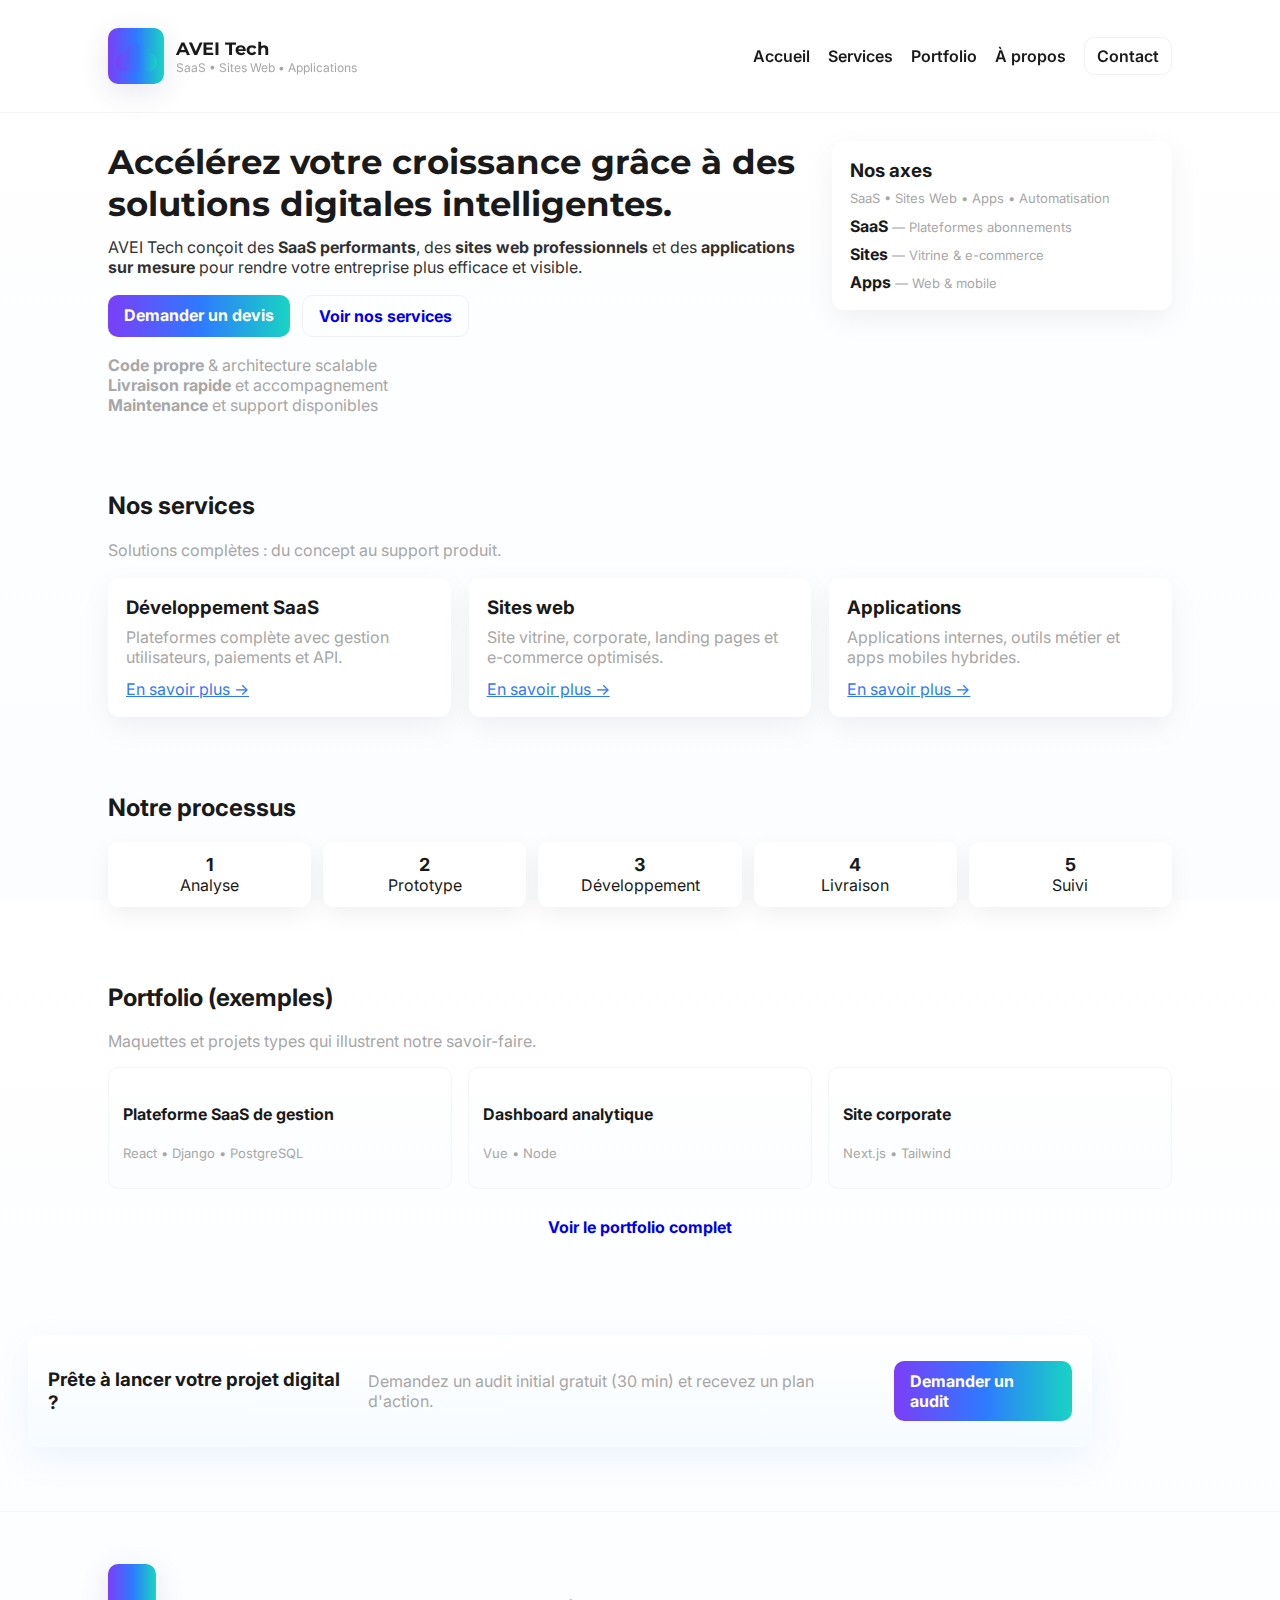
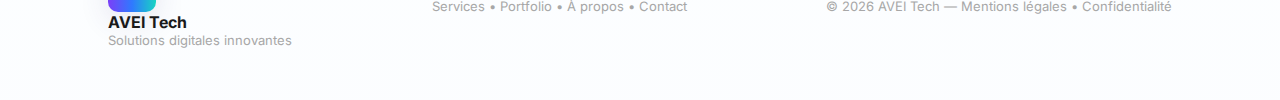
<file: index.html>
<!doctype html>
<html lang="fr">
<head>
  <meta charset="utf-8" />
  <meta name="viewport" content="width=device-width,initial-scale=1" />
  <title>AVEI Tech — Solutions digitales | SaaS, Sites & Apps</title>
  <meta name="description" content="AVEI Tech — Création de SaaS, sites web et applications. Solutions digitales sur mesure, sécurisées et évolutives." />
  <!-- Google Fonts -->
  <link href="https://fonts.googleapis.com/css2?family=Inter:wght@300;400;600&family=Montserrat:wght@600;700&display=swap" rel="stylesheet">
  <link rel="stylesheet" href="css/style.css">
  <link rel="icon" href="data:image/svg+xml,<svg xmlns='http://www.w3.org/2000/svg' width='64' height='64'><rect rx='8' width='100%' height='100%' fill='%231a1a1a'/><circle cx='32' cy='26' r='12' fill='%237B3FF7'/></svg>">
</head>
<body>

  <!-- Header -->
  <header class="site-header" role="banner">
    <div class="wrap header-inner">
      <div class="brand">
        <a href="index.html" class="brand-link" aria-label="AVEI Tech">
          <div class="logo-mark" aria-hidden="true">
            <!-- small gradient mark -->
            <svg viewBox="0 0 64 64" xmlns="http://www.w3.org/2000/svg" aria-hidden="true">
              <defs>
                <linearGradient id="g" x1="0" x2="1">
                  <stop offset="0" stop-color="#7B3FF7"/>
                  <stop offset="0.55" stop-color="#2F79FF"/>
                  <stop offset="1" stop-color="#18D4C2"/>
                </linearGradient>
              </defs>
              <path d="M46 28c6 0 10 5 10 11s-4 11-10 11H20c-6 0-11-5-11-11 0-6 5-11 11-11 0-6 5-11 11-11 5 0 9 3 11 7 2-1 6-1 6-1z" fill="url(#g)"/>
            </svg>
          </div>
          <div class="brand-text">
            <h1>AVEI Tech</h1>
            <p class="muted small">SaaS • Sites Web • Applications</p>
          </div>
        </a>
      </div>

      <nav class="main-nav" role="navigation" aria-label="Menu principal">
        <ul>
          <li><a href="index.html">Accueil</a></li>
          <li><a href="services.html">Services</a></li>
          <li><a href="portfolio.html">Portfolio</a></li>
          <li><a href="about.html">À propos</a></li>
          <li><a href="contact.html" class="nav-cta">Contact</a></li>
        </ul>
      </nav>

      <button class="mobile-toggle" aria-expanded="false" aria-controls="mobileMenu" onclick="toggleMenu()">
        <svg width="22" height="22" viewBox="0 0 24 24" fill="none" stroke="currentColor" stroke-width="2">
          <path d="M3 6h18M3 12h18M3 18h18" stroke-linecap="round" stroke-linejoin="round"/>
        </svg>
      </button>
    </div>

    <div id="mobileMenu" class="mobile-menu" aria-hidden="true">
      <a href="index.html">Accueil</a>
      <a href="services.html">Services</a>
      <a href="portfolio.html">Portfolio</a>
      <a href="about.html">À propos</a>
      <a href="contact.html">Contact</a>
    </div>
  </header>

  <!-- HERO -->
  <main id="main">
    <section class="hero wrap" id="home">
      <div class="hero-inner">
        <div class="hero-left">
          <h2>Accélérez votre croissance grâce à des solutions digitales intelligentes.</h2>
          <p class="lead">AVEI Tech conçoit des <strong>SaaS performants</strong>, des <strong>sites web professionnels</strong> et des <strong>applications sur mesure</strong> pour rendre votre entreprise plus efficace et visible.</p>

          <div class="hero-actions">
            <a class="btn btn-primary" href="contact.html">Demander un devis</a>
            <a class="btn btn-ghost" href="services.html">Voir nos services</a>
          </div>

          <ul class="hero-features">
            <li><strong>Code propre</strong> & architecture scalable</li>
            <li><strong>Livraison rapide</strong> et accompagnement</li>
            <li><strong>Maintenance</strong> et support disponibles</li>
          </ul>
        </div>

        <aside class="hero-aside">
          <div class="card">
            <h3>Nos axes</h3>
            <p class="muted small">SaaS • Sites Web • Apps • Automatisation</p>
            <div class="mini-list">
              <div><strong>SaaS</strong><span class="muted small"> — Plateformes abonnements</span></div>
              <div><strong>Sites</strong><span class="muted small"> — Vitrine & e-commerce</span></div>
              <div><strong>Apps</strong><span class="muted small"> — Web & mobile</span></div>
            </div>
          </div>
        </aside>
      </div>
    </section>

    <!-- SERVICES PREVIEW -->
    <section class="wrap section" id="services-preview" aria-labelledby="services-title">
      <h2 id="services-title">Nos services</h2>
      <p class="muted">Solutions complètes : du concept au support produit.</p>

      <div class="cards-grid">
        <article class="card">
          <h3>Développement SaaS</h3>
          <p class="muted">Plateformes complète avec gestion utilisateurs, paiements et API.</p>
          <a class="card-link" href="saas.html">En savoir plus →</a>
        </article>

        <article class="card">
          <h3>Sites web</h3>
          <p class="muted">Site vitrine, corporate, landing pages et e-commerce optimisés.</p>
          <a class="card-link" href="sites-web.html">En savoir plus →</a>
        </article>

        <article class="card">
          <h3>Applications</h3>
          <p class="muted">Applications internes, outils métier et apps mobiles hybrides.</p>
          <a class="card-link" href="applications.html">En savoir plus →</a>
        </article>
      </div>
    </section>

    <!-- PROCESS -->
    <section class="wrap section" id="process" aria-label="Processus">
      <h2>Notre processus</h2>
      <div class="process-grid">
        <div class="step"><strong>1</strong><span>Analyse</span></div>
        <div class="step"><strong>2</strong><span>Prototype</span></div>
        <div class="step"><strong>3</strong><span>Développement</span></div>
        <div class="step"><strong>4</strong><span>Livraison</span></div>
        <div class="step"><strong>5</strong><span>Suivi</span></div>
      </div>
    </section>

    <!-- PORTFOLIO PREVIEW -->
    <section class="wrap section" id="portfolio-preview">
      <h2>Portfolio (exemples)</h2>
      <p class="muted">Maquettes et projets types qui illustrent notre savoir-faire.</p>

      <div class="projects-grid">
        <div class="project">
          <h4>Plateforme SaaS de gestion</h4>
          <p class="muted small">React • Django • PostgreSQL</p>
        </div>
        <div class="project">
          <h4>Dashboard analytique</h4>
          <p class="muted small">Vue • Node</p>
        </div>
        <div class="project">
          <h4>Site corporate</h4>
          <p class="muted small">Next.js • Tailwind</p>
        </div>
      </div>

      <div class="center" style="margin-top:18px">
        <a href="portfolio.html" class="btn btn-outline">Voir le portfolio complet</a>
      </div>
    </section>

    <!-- CTA -->
    <section class="wrap section cta-section">
      <div class="cta-card">
        <h3>Prête à lancer votre projet digital ?</h3>
        <p class="muted">Demandez un audit initial gratuit (30 min) et recevez un plan d'action.</p>
        <a class="btn btn-primary" href="contact.html">Demander un audit</a>
      </div>
    </section>
  </main>

  <!-- Footer -->
  <footer class="site-footer" role="contentinfo">
    <div class="wrap footer-inner">
      <div class="footer-brand">
        <div class="logo-mark small"></div>
        <div>
          <strong>AVEI Tech</strong>
          <div class="muted small">Solutions digitales innovantes</div>
        </div>
      </div>

      <div class="footer-links muted small">
        <a href="services.html">Services</a> • <a href="portfolio.html">Portfolio</a> • <a href="about.html">À propos</a> • <a href="contact.html">Contact</a>
      </div>

      <div class="footer-meta muted small">
        © <span id="year"></span> AVEI Tech — Mentions légales • Confidentialité
      </div>
    </div>
  </footer>

  <script src="js/main.js"></script>
</body>
</html>
</file>
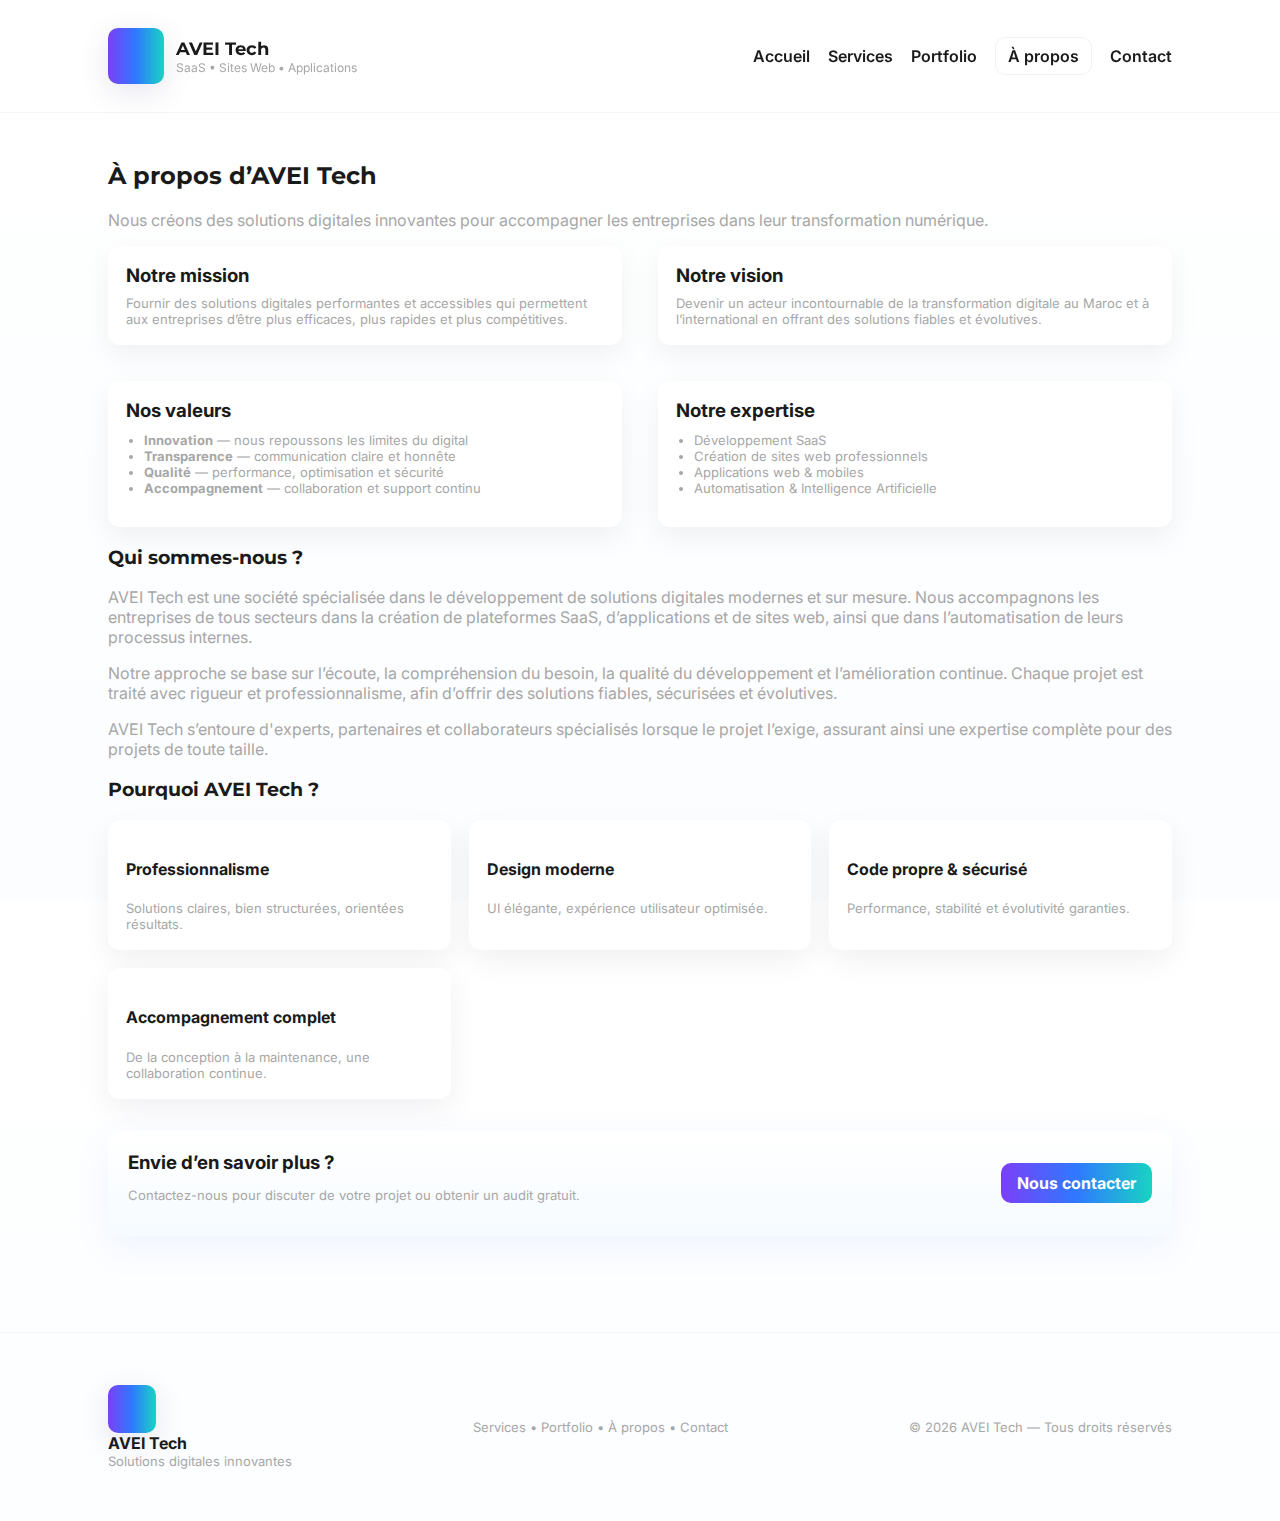
<file: about.html>
<!doctype html>
<html lang="fr">
<head>
  <meta charset="utf-8" />
  <meta name="viewport" content="width=device-width, initial-scale=1" />
  <title>À propos — AVEI Tech</title>
  <meta name="description" content="AVEI Tech développe des solutions digitales innovantes : SaaS, sites web, applications et automatisation. Découvrez notre mission, vision et expertise.">

  <link href="https://fonts.googleapis.com/css2?family=Inter:wght@300;400;600&family=Montserrat:wght@600;700&display=swap" rel="stylesheet">
  <link rel="stylesheet" href="css/style.css">
</head>

<body>

  <!-- HEADER -->
  <header class="site-header">
    <div class="wrap header-inner">

      <div class="brand">
        <a href="index.html" class="brand-link">
          <div class="logo-mark"></div>
          <div class="brand-text">
            <h1>AVEI Tech</h1>
            <p class="muted small">SaaS • Sites Web • Applications</p>
          </div>
        </a>
      </div>

      <nav class="main-nav">
        <ul>
          <li><a href="index.html">Accueil</a></li>
          <li><a href="services.html">Services</a></li>
          <li><a href="portfolio.html">Portfolio</a></li>
          <li><a class="nav-cta" href="about.html">À propos</a></li>
          <li><a href="contact.html">Contact</a></li>
        </ul>
      </nav>

      <button class="mobile-toggle" onclick="toggleMenu()">
        <svg width="22" height="22" stroke="currentColor" stroke-width="2" fill="none">
          <path d="M3 6h18M3 12h18M3 18h18" stroke-linecap="round"/>
        </svg>
      </button>

    </div>

    <div id="mobileMenu" class="mobile-menu" aria-hidden="true">
      <a href="index.html">Accueil</a>
      <a href="services.html">Services</a>
      <a href="portfolio.html">Portfolio</a>
      <a href="about.html">À propos</a>
      <a href="contact.html">Contact</a>
    </div>

  </header>

  <!-- MAIN -->
  <main class="wrap">

    <!-- INTRO -->
    <section class="section" aria-labelledby="about-title">
      <h2 id="about-title" style="font-family:Montserrat;">À propos d’AVEI Tech</h2>
      <p class="muted">Nous créons des solutions digitales innovantes pour accompagner les entreprises dans leur transformation numérique.</p>
    </section>

    <!-- MISSION / VISION / VALUES -->
    <section class="section" style="display:grid;grid-template-columns:1fr 1fr;gap:36px">

      <article class="card">
        <h3>Notre mission</h3>
        <p class="muted small">
          Fournir des solutions digitales performantes et accessibles qui permettent aux entreprises d’être plus efficaces, plus rapides et plus compétitives.
        </p>
      </article>

      <article class="card">
        <h3>Notre vision</h3>
        <p class="muted small">
          Devenir un acteur incontournable de la transformation digitale au Maroc et à l’international en offrant des solutions fiables et évolutives.
        </p>
      </article>

      <article class="card">
        <h3>Nos valeurs</h3>
        <ul class="muted small" style="padding-left:18px;margin-top:10px">
          <li><strong>Innovation</strong> — nous repoussons les limites du digital</li>
          <li><strong>Transparence</strong> — communication claire et honnête</li>
          <li><strong>Qualité</strong> — performance, optimisation et sécurité</li>
          <li><strong>Accompagnement</strong> — collaboration et support continu</li>
        </ul>
      </article>

      <article class="card">
        <h3>Notre expertise</h3>
        <ul class="muted small" style="padding-left:18px;margin-top:10px">
          <li>Développement SaaS</li>
          <li>Création de sites web professionnels</li>
          <li>Applications web & mobiles</li>
          <li>Automatisation & Intelligence Artificielle</li>
        </ul>
      </article>

    </section>

    <!-- STORY / ABOUT -->
    <section class="section">
      <h3 style="font-family:Montserrat;">Qui sommes-nous ?</h3>
      <p class="muted">
        AVEI Tech est une société spécialisée dans le développement de solutions digitales modernes et sur mesure.
        Nous accompagnons les entreprises de tous secteurs dans la création de plateformes SaaS, d’applications et de sites web,
        ainsi que dans l’automatisation de leurs processus internes.
      </p>

      <p class="muted">
        Notre approche se base sur l’écoute, la compréhension du besoin, la qualité du développement et l’amélioration continue.
        Chaque projet est traité avec rigueur et professionnalisme, afin d’offrir des solutions fiables, sécurisées et évolutives.
      </p>

      <p class="muted">
        AVEI Tech s’entoure d'experts, partenaires et collaborateurs spécialisés lorsque le projet l’exige,
        assurant ainsi une expertise complète pour des projets de toute taille.
      </p>
    </section>

    <!-- WHY US -->
    <section class="section">
      <h3 style="font-family:Montserrat;">Pourquoi AVEI Tech ?</h3>

      <div class="cards-grid" style="margin-top:12px">
        <article class="card">
          <h4>Professionnalisme</h4>
          <p class="muted small">Solutions claires, bien structurées, orientées résultats.</p>
        </article>

        <article class="card">
          <h4>Design moderne</h4>
          <p class="muted small">UI élégante, expérience utilisateur optimisée.</p>
        </article>

        <article class="card">
          <h4>Code propre & sécurisé</h4>
          <p class="muted small">Performance, stabilité et évolutivité garanties.</p>
        </article>

        <article class="card">
          <h4>Accompagnement complet</h4>
          <p class="muted small">De la conception à la maintenance, une collaboration continue.</p>
        </article>
      </div>
    </section>

    <!-- CTA -->
    <section class="section cta-section">
      <div class="cta-card">
        <div>
          <h3>Envie d’en savoir plus ?</h3>
          <p class="muted small">Contactez-nous pour discuter de votre projet ou obtenir un audit gratuit.</p>
        </div>
        <a href="contact.html" class="btn btn-primary">Nous contacter</a>
      </div>
    </section>

  </main>

  <!-- FOOTER -->
  <footer class="site-footer">
    <div class="wrap footer-inner">

      <div class="footer-brand">
        <div class="logo-mark small"></div>
        <div>
          <strong>AVEI Tech</strong>
          <div class="muted small">Solutions digitales innovantes</div>
        </div>
      </div>

      <div class="footer-links muted small">
        <a href="services.html">Services</a> • 
        <a href="portfolio.html">Portfolio</a> • 
        <a href="about.html">À propos</a> • 
        <a href="contact.html">Contact</a>
      </div>

      <div class="footer-meta muted small">
        © <span id="year"></span> AVEI Tech — Tous droits réservés
      </div>

    </div>
  </footer>

  <script src="js/main.js"></script>
</body>
</html>
</file>
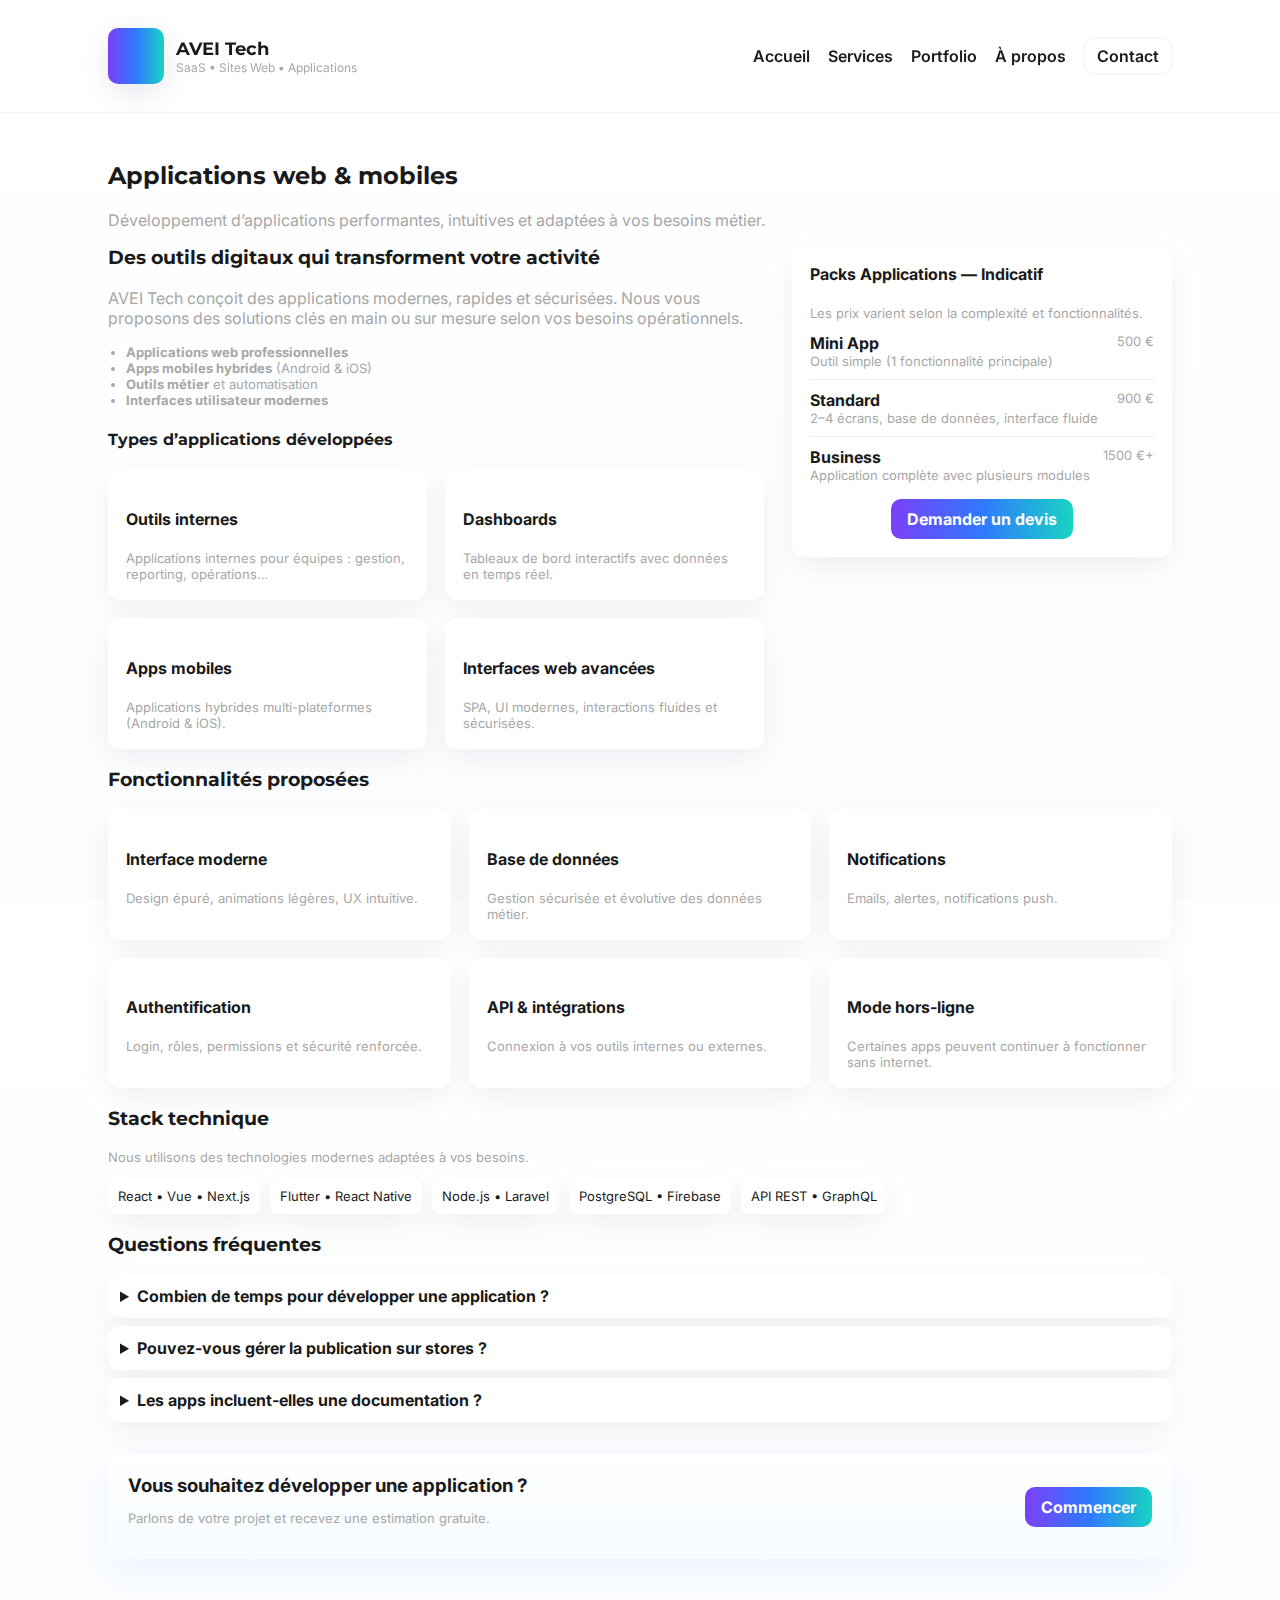
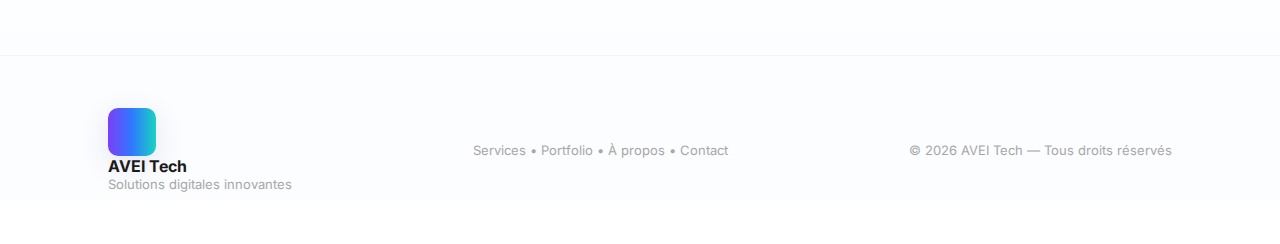
<file: applications.html>
<!doctype html>
<html lang="fr">
<head>
  <meta charset="utf-8" />
  <meta name="viewport" content="width=device-width,initial-scale=1" />
  <title>Applications web & mobiles — AVEI Tech</title>
  <meta name="description" content="Développement d’applications web et mobiles : outils métiers, apps hybrides, dashboards, interfaces modernes et performantes." />
  
  <link href="https://fonts.googleapis.com/css2?family=Inter:wght@300;400;600&family=Montserrat:wght@600;700&display=swap" rel="stylesheet">
  <link rel="stylesheet" href="css/style.css">
</head>

<body>

  <!-- HEADER -->
  <header class="site-header" role="banner">
    <div class="wrap header-inner">

      <div class="brand">
        <a href="index.html" class="brand-link" aria-label="AVEI Tech">
          <div class="logo-mark"></div>
          <div class="brand-text">
            <h1>AVEI Tech</h1>
            <p class="muted small">SaaS • Sites Web • Applications</p>
          </div>
        </a>
      </div>

      <nav class="main-nav" role="navigation">
        <ul>
          <li><a href="index.html">Accueil</a></li>
          <li><a href="services.html">Services</a></li>
          <li><a href="portfolio.html">Portfolio</a></li>
          <li><a href="about.html">À propos</a></li>
          <li><a href="contact.html" class="nav-cta">Contact</a></li>
        </ul>
      </nav>

      <button class="mobile-toggle" onclick="toggleMenu()">
        <svg width="22" height="22" fill="none" stroke="currentColor" stroke-width="2">
          <path d="M3 6h18M3 12h18M3 18h18" stroke-linecap="round"/>
        </svg>
      </button>

    </div>

    <div id="mobileMenu" class="mobile-menu" aria-hidden="true">
      <a href="index.html">Accueil</a>
      <a href="services.html">Services</a>
      <a href="portfolio.html">Portfolio</a>
      <a href="about.html">À propos</a>
      <a href="contact.html">Contact</a>
    </div>

  </header>

  <!-- MAIN -->
  <main class="wrap">

    <!-- INTRO -->
    <section class="section" aria-labelledby="apps-title">
      <h2 id="apps-title" style="font-family:Montserrat;">Applications web & mobiles</h2>
      <p class="muted">Développement d’applications performantes, intuitives et adaptées à vos besoins métier.</p>
    </section>

    <!-- MAIN CONTENT -->
    <section class="section" style="display:grid;grid-template-columns:1fr 380px;gap:28px;align-items:start">

      <!-- LEFT -->
      <div>
        <h3 style="font-family:Montserrat;margin-top:0">Des outils digitaux qui transforment votre activité</h3>
        <p class="muted">
          AVEI Tech conçoit des applications modernes, rapides et sécurisées. 
          Nous vous proposons des solutions clés en main ou sur mesure selon vos besoins opérationnels.
        </p>

        <ul class="muted small" style="padding-left:18px;margin-top:16px">
          <li><strong>Applications web professionnelles</strong></li>
          <li><strong>Apps mobiles hybrides</strong> (Android & iOS)</li>
          <li><strong>Outils métier</strong> et automatisation</li>
          <li><strong>Interfaces utilisateur modernes</strong></li>
        </ul>

        <h4 style="margin-top:22px;font-family:Montserrat;">Types d’applications développées</h4>
        <div class="cards-grid" style="grid-template-columns:repeat(2,1fr);margin-top:12px">

          <article class="card">
            <h4>Outils internes</h4>
            <p class="muted small">Applications internes pour équipes : gestion, reporting, opérations…</p>
          </article>

          <article class="card">
            <h4>Dashboards</h4>
            <p class="muted small">Tableaux de bord interactifs avec données en temps réel.</p>
          </article>

          <article class="card">
            <h4>Apps mobiles</h4>
            <p class="muted small">Applications hybrides multi-plateformes (Android & iOS).</p>
          </article>

          <article class="card">
            <h4>Interfaces web avancées</h4>
            <p class="muted small">SPA, UI modernes, interactions fluides et sécurisées.</p>
          </article>

        </div>
      </div>

      <!-- RIGHT (PRICING ASIDE) -->
      <aside>
        <div class="card">
          <h4 style="margin-top:0">Packs Applications — Indicatif</h4>
          <p class="muted small">Les prix varient selon la complexité et fonctionnalités.</p>

          <div style="margin-top:12px">

            <div style="display:flex;justify-content:space-between">
              <strong>Mini App</strong><span class="muted small">500 €</span>
            </div>
            <div class="muted small">Outil simple (1 fonctionnalité principale)</div>
            <hr style="border:none;border-top:1px solid #eee;margin:10px 0">

            <div style="display:flex;justify-content:space-between">
              <strong>Standard</strong><span class="muted small">900 €</span>
            </div>
            <div class="muted small">2–4 écrans, base de données, interface fluide</div>
            <hr style="border:none;border-top:1px solid #eee;margin:10px 0">

            <div style="display:flex;justify-content:space-between">
              <strong>Business</strong><span class="muted small">1500 €+</span>
            </div>
            <div class="muted small">Application complète avec plusieurs modules</div>

          </div>

          <div style="margin-top:16px" class="center">
            <a href="contact.html" class="btn btn-primary">Demander un devis</a>
          </div>

        </div>
      </aside>

    </section>

    <!-- FEATURES -->
    <section class="section">
      <h3 style="font-family:Montserrat;">Fonctionnalités proposées</h3>

      <div class="cards-grid" style="margin-top:12px">

        <article class="card">
          <h4>Interface moderne</h4>
          <p class="muted small">Design épuré, animations légères, UX intuitive.</p>
        </article>

        <article class="card">
          <h4>Base de données</h4>
          <p class="muted small">Gestion sécurisée et évolutive des données métier.</p>
        </article>

        <article class="card">
          <h4>Notifications</h4>
          <p class="muted small">Emails, alertes, notifications push.</p>
        </article>

        <article class="card">
          <h4>Authentification</h4>
          <p class="muted small">Login, rôles, permissions et sécurité renforcée.</p>
        </article>

        <article class="card">
          <h4>API & intégrations</h4>
          <p class="muted small">Connexion à vos outils internes ou externes.</p>
        </article>

        <article class="card">
          <h4>Mode hors-ligne</h4>
          <p class="muted small">Certaines apps peuvent continuer à fonctionner sans internet.</p>
        </article>

      </div>
    </section>

    <!-- STACK -->
    <section class="section">
      <h3 style="font-family:Montserrat;">Stack technique</h3>
      <p class="muted small">Nous utilisons des technologies modernes adaptées à vos besoins.</p>

      <div style="display:flex;flex-wrap:wrap;gap:10px;margin-top:12px">
        <span class="card small" style="padding:10px;border-radius:8px">React • Vue • Next.js</span>
        <span class="card small" style="padding:10px;border-radius:8px">Flutter • React Native</span>
        <span class="card small" style="padding:10px;border-radius:8px">Node.js • Laravel</span>
        <span class="card small" style="padding:10px;border-radius:8px">PostgreSQL • Firebase</span>
        <span class="card small" style="padding:10px;border-radius:8px">API REST • GraphQL</span>
      </div>
    </section>

    <!-- FAQ -->
    <section class="section">
      <h3 style="font-family:Montserrat;">Questions fréquentes</h3>

      <details class="card" style="padding:12px;margin-top:12px">
        <summary><strong>Combien de temps pour développer une application ?</strong></summary>
        <p class="muted small" style="margin-top:8px">En moyenne 2 à 6 semaines selon la complexité.</p>
      </details>

      <details class="card" style="padding:12px;margin-top:8px">
        <summary><strong>Pouvez-vous gérer la publication sur stores ?</strong></summary>
        <p class="muted small" style="margin-top:8px">Oui, nous pouvons gérer Google Play & App Store.</p>
      </details>

      <details class="card" style="padding:12px;margin-top:8px">
        <summary><strong>Les apps incluent-elles une documentation ?</strong></summary>
        <p class="muted small" style="margin-top:8px">Oui, nous livrons documentations + tutoriels.</p>
      </details>

    </section>

    <!-- CTA -->
    <section class="section cta-section">
      <div class="cta-card">
        <div>
          <h3>Vous souhaitez développer une application ?</h3>
          <p class="muted small">Parlons de votre projet et recevez une estimation gratuite.</p>
        </div>
        <a href="contact.html" class="btn btn-primary">Commencer</a>
      </div>
    </section>

  </main>

  <!-- FOOTER -->
  <footer class="site-footer">
    <div class="wrap footer-inner">

      <div class="footer-brand">
        <div class="logo-mark small"></div>
        <div>
          <strong>AVEI Tech</strong>
          <div class="muted small">Solutions digitales innovantes</div>
        </div>
      </div>

      <div class="footer-links muted small">
        <a href="services.html">Services</a> • 
        <a href="portfolio.html">Portfolio</a> • 
        <a href="about.html">À propos</a> • 
        <a href="contact.html">Contact</a>
      </div>

      <div class="footer-meta muted small">
        © <span id="year"></span> AVEI Tech — Tous droits réservés
      </div>

    </div>
  </footer>

  <script src="js/main.js"></script>
</body>
</html>
</file>
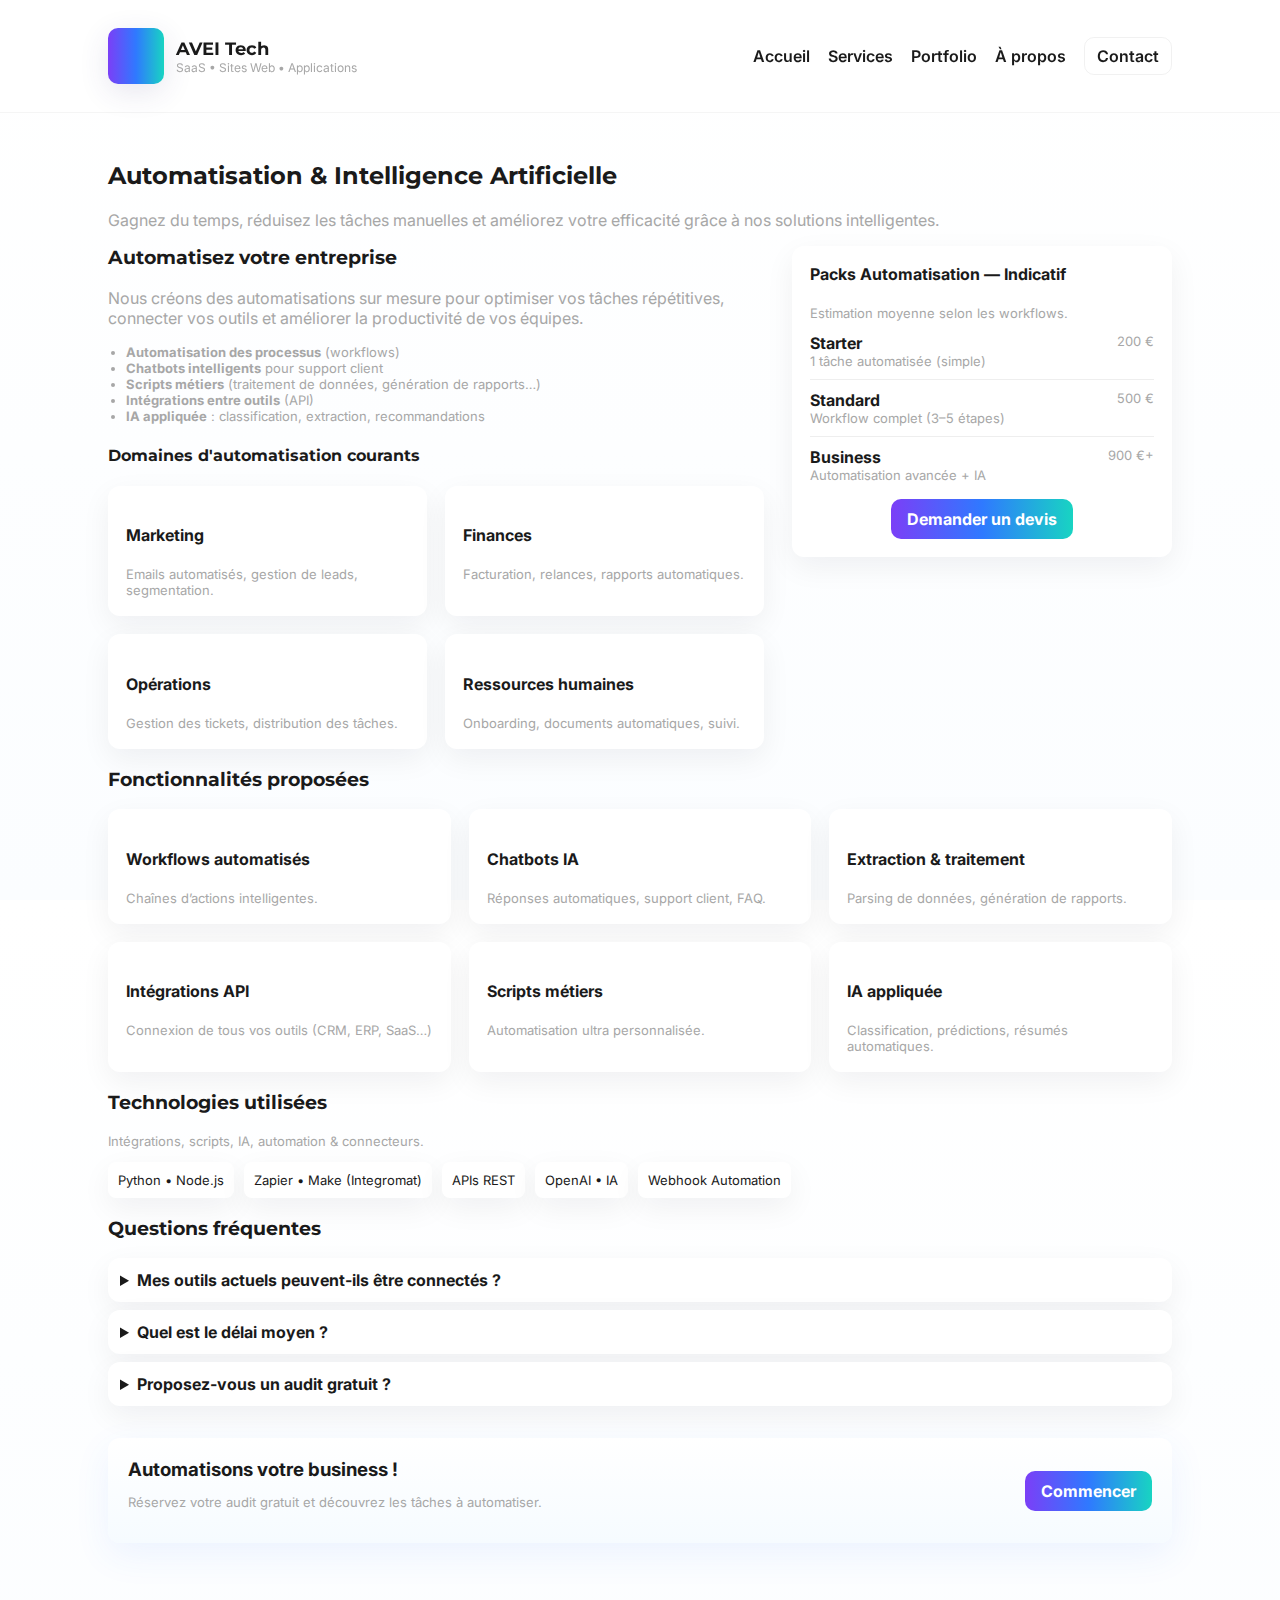
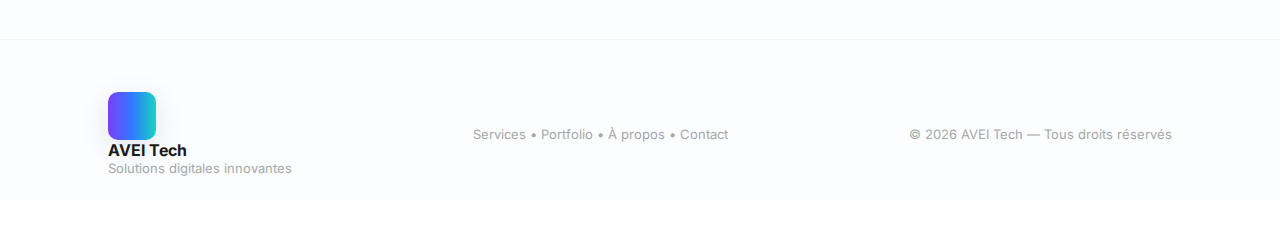
<file: automatisation.html>
<!doctype html>
<html lang="fr">
<head>
  <meta charset="utf-8" />
  <meta name="viewport" content="width=device-width,initial-scale=1" />
  <title>Automatisation & IA — AVEI Tech</title>
  <meta name="description" content="Automatisation intelligente, IA, intégrations, scripts métiers et optimisation des processus — AVEI Tech transforme votre productivité.">
  
  <link href="https://fonts.googleapis.com/css2?family=Inter:wght@300;400;600&family=Montserrat:wght@600;700&display=swap" rel="stylesheet">
  <link rel="stylesheet" href="css/style.css">
</head>

<body>

  <!-- HEADER -->
  <header class="site-header">
    <div class="wrap header-inner">

      <div class="brand">
        <a href="index.html" class="brand-link">
          <div class="logo-mark"></div>
          <div class="brand-text">
            <h1>AVEI Tech</h1>
            <p class="muted small">SaaS • Sites Web • Applications</p>
          </div>
        </a>
      </div>

      <nav class="main-nav">
        <ul>
          <li><a href="index.html">Accueil</a></li>
          <li><a href="services.html">Services</a></li>
          <li><a href="portfolio.html">Portfolio</a></li>
          <li><a href="about.html">À propos</a></li>
          <li><a href="contact.html" class="nav-cta">Contact</a></li>
        </ul>
      </nav>

      <button class="mobile-toggle" onclick="toggleMenu()">
        <svg width="22" height="22" stroke="currentColor" stroke-width="2" fill="none">
          <path d="M3 6h18M3 12h18M3 18h18" stroke-linecap="round"/>
        </svg>
      </button>

    </div>

    <div id="mobileMenu" class="mobile-menu" aria-hidden="true">
      <a href="index.html">Accueil</a>
      <a href="services.html">Services</a>
      <a href="portfolio.html">Portfolio</a>
      <a href="about.html">À propos</a>
      <a href="contact.html">Contact</a>
    </div>

  </header>

  <!-- MAIN -->
  <main class="wrap">

    <!-- INTRO -->
    <section class="section" aria-labelledby="auto-title">
      <h2 id="auto-title" style="font-family:Montserrat;">Automatisation & Intelligence Artificielle</h2>
      <p class="muted">Gagnez du temps, réduisez les tâches manuelles et améliorez votre efficacité grâce à nos solutions intelligentes.</p>
    </section>

    <!-- DESCRIPTION -->
    <section class="section" style="display:grid;grid-template-columns:1fr 380px;gap:28px;align-items:start">

      <!-- LEFT -->
      <div>
        <h3 style="font-family:Montserrat;margin-top:0">Automatisez votre entreprise</h3>
        <p class="muted">
          Nous créons des automatisations sur mesure pour optimiser vos tâches répétitives, connecter vos outils et améliorer la productivité de vos équipes.
        </p>

        <ul class="muted small" style="padding-left:18px;margin-top:16px">
          <li><strong>Automatisation des processus</strong> (workflows)</li>
          <li><strong>Chatbots intelligents</strong> pour support client</li>
          <li><strong>Scripts métiers</strong> (traitement de données, génération de rapports…)</li>
          <li><strong>Intégrations entre outils</strong> (API)</li>
          <li><strong>IA appliquée</strong> : classification, extraction, recommandations</li>
        </ul>

        <h4 style="margin-top:22px;font-family:Montserrat;">Domaines d'automatisation courants</h4>
        <div class="cards-grid" style="grid-template-columns:repeat(2,1fr);margin-top:12px">

          <article class="card">
            <h4>Marketing</h4>
            <p class="muted small">Emails automatisés, gestion de leads, segmentation.</p>
          </article>

          <article class="card">
            <h4>Finances</h4>
            <p class="muted small">Facturation, relances, rapports automatiques.</p>
          </article>

          <article class="card">
            <h4>Opérations</h4>
            <p class="muted small">Gestion des tickets, distribution des tâches.</p>
          </article>

          <article class="card">
            <h4>Ressources humaines</h4>
            <p class="muted small">Onboarding, documents automatiques, suivi.</p>
          </article>

        </div>
      </div>

      <!-- RIGHT ASIDE -->
      <aside>
        <div class="card">
          <h4 style="margin-top:0">Packs Automatisation — Indicatif</h4>
          <p class="muted small">Estimation moyenne selon les workflows.</p>

          <div style="margin-top:12px">

            <div style="display:flex;justify-content:space-between">
              <strong>Starter</strong><span class="muted small">200 €</span>
            </div>
            <div class="muted small">1 tâche automatisée (simple)</div>
            <hr style="border:none;border-top:1px solid #eee;margin:10px 0">

            <div style="display:flex;justify-content:space-between">
              <strong>Standard</strong><span class="muted small">500 €</span>
            </div>
            <div class="muted small">Workflow complet (3–5 étapes)</div>
            <hr style="border:none;border-top:1px solid #eee;margin:10px 0">

            <div style="display:flex;justify-content:space-between">
              <strong>Business</strong><span class="muted small">900 €+</span>
            </div>
            <div class="muted small">Automatisation avancée + IA</div>

          </div>

          <div class="center" style="margin-top:16px">
            <a href="contact.html" class="btn btn-primary">Demander un devis</a>
          </div>

        </div>
      </aside>

    </section>

    <!-- FEATURES -->
    <section class="section">
      <h3 style="font-family:Montserrat;">Fonctionnalités proposées</h3>

      <div class="cards-grid" style="margin-top:12px">

        <article class="card">
          <h4>Workflows automatisés</h4>
          <p class="muted small">Chaînes d’actions intelligentes.</p>
        </article>

        <article class="card">
          <h4>Chatbots IA</h4>
          <p class="muted small">Réponses automatiques, support client, FAQ.</p>
        </article>

        <article class="card">
          <h4>Extraction & traitement</h4>
          <p class="muted small">Parsing de données, génération de rapports.</p>
        </article>

        <article class="card">
          <h4>Intégrations API</h4>
          <p class="muted small">Connexion de tous vos outils (CRM, ERP, SaaS…)</p>
        </article>

        <article class="card">
          <h4>Scripts métiers</h4>
          <p class="muted small">Automatisation ultra personnalisée.</p>
        </article>

        <article class="card">
          <h4>IA appliquée</h4>
          <p class="muted small">Classification, prédictions, résumés automatiques.</p>
        </article>

      </div>
    </section>

    <!-- STACK -->
    <section class="section">
      <h3 style="font-family:Montserrat;">Technologies utilisées</h3>
      <p class="muted small">Intégrations, scripts, IA, automation & connecteurs.</p>

      <div style="margin-top:12px;display:flex;flex-wrap:wrap;gap:10px">
        <span class="card small" style="padding:10px;border-radius:8px">Python • Node.js</span>
        <span class="card small" style="padding:10px;border-radius:8px">Zapier • Make (Integromat)</span>
        <span class="card small" style="padding:10px;border-radius:8px">APIs REST</span>
        <span class="card small" style="padding:10px;border-radius:8px">OpenAI • IA</span>
        <span class="card small" style="padding:10px;border-radius:8px">Webhook Automation</span>
      </div>
    </section>

    <!-- FAQ -->
    <section class="section">
      <h3 style="font-family:Montserrat;">Questions fréquentes</h3>

      <details class="card" style="padding:12px;margin-top:12px">
        <summary><strong>Mes outils actuels peuvent-ils être connectés ?</strong></summary>
        <p class="muted small" style="margin-top:8px">Oui, si une API existe, nous pouvons créer un connecteur.</p>
      </details>

      <details class="card" style="padding:12px;margin-top:8px">
        <summary><strong>Quel est le délai moyen ?</strong></summary>
        <p class="muted small" style="margin-top:8px">Entre 1 et 10 jours selon la complexité.</p>
      </details>

      <details class="card" style="padding:12px;margin-top:8px">
        <summary><strong>Proposez-vous un audit gratuit ?</strong></summary>
        <p class="muted small" style="margin-top:8px">Oui, première analyse gratuite.</p>
      </details>
    </section>

    <!-- CTA -->
    <section class="section cta-section">
      <div class="cta-card">
        <div>
          <h3>Automatisons votre business !</h3>
          <p class="muted small">Réservez votre audit gratuit et découvrez les tâches à automatiser.</p>
        </div>
        <a href="contact.html" class="btn btn-primary">Commencer</a>
      </div>
    </section>

  </main>

  <!-- FOOTER -->
  <footer class="site-footer">
    <div class="wrap footer-inner">

      <div class="footer-brand">
        <div class="logo-mark small"></div>
        <div>
          <strong>AVEI Tech</strong>
          <div class="muted small">Solutions digitales innovantes</div>
        </div>
      </div>

      <div class="footer-links muted small">
        <a href="services.html">Services</a> • 
        <a href="portfolio.html">Portfolio</a> • 
        <a href="about.html">À propos</a> • 
        <a href="contact.html">Contact</a>
      </div>

      <div class="footer-meta muted small">
        © <span id="year"></span> AVEI Tech — Tous droits réservés
      </div>

    </div>
  </footer>

  <script src="js/main.js"></script>
</body>
</html>
</file>
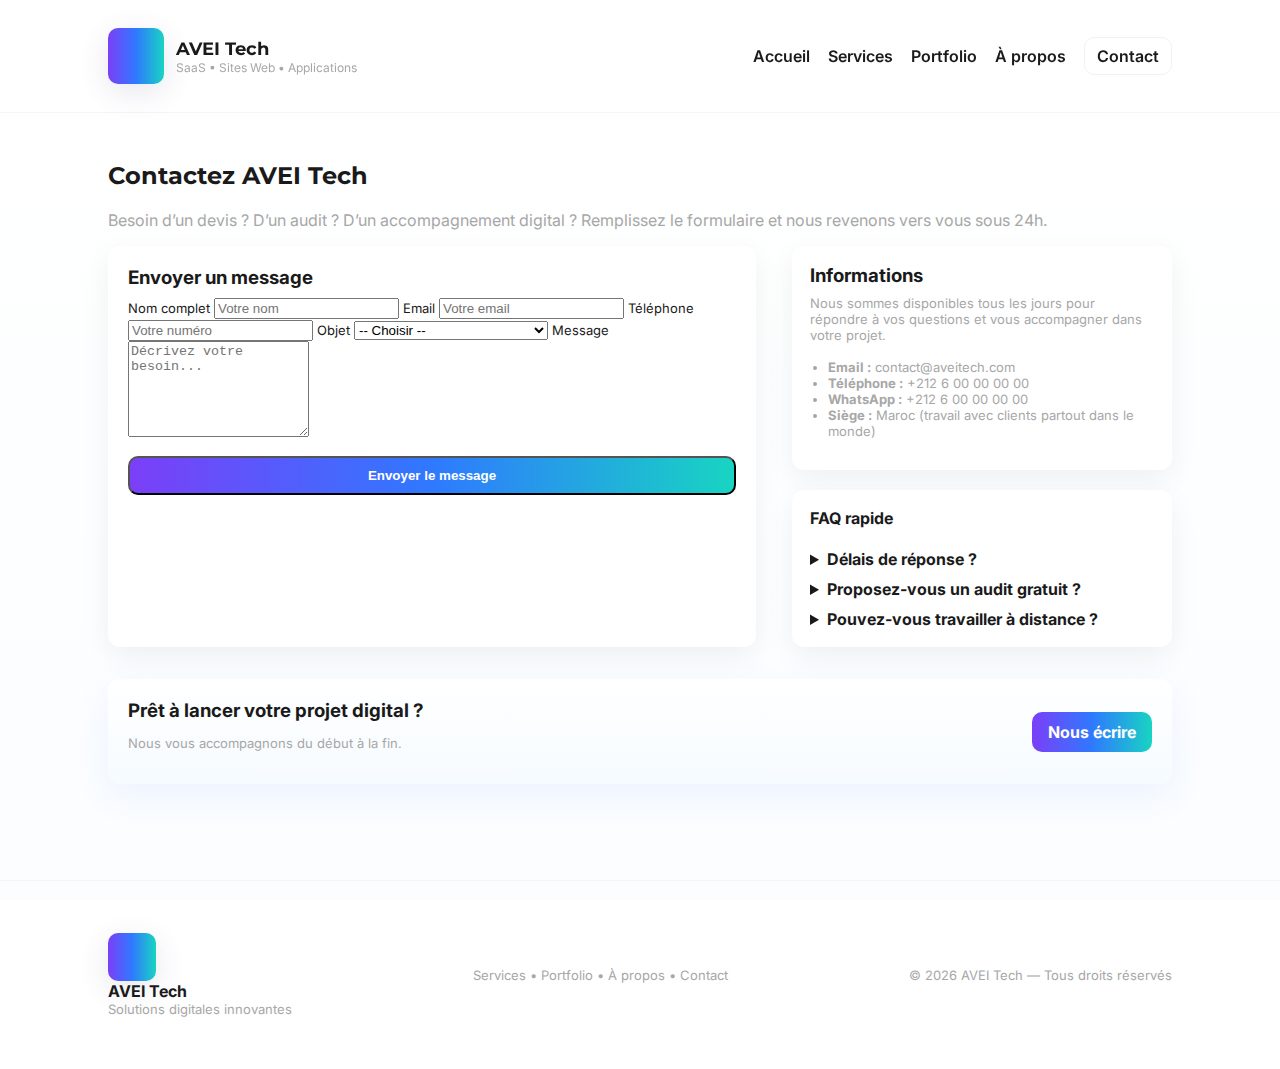
<file: contact.html>
<!doctype html>
<html lang="fr">
<head>
  <meta charset="utf-8" />
  <meta name="viewport" content="width=device-width, initial-scale=1" />
  <title>Contact — AVEI Tech</title>
  <meta name="description" content="Contactez AVEI Tech pour un devis, une question ou un accompagnement digital : SaaS, sites web, applications et automatisation.">

  <link href="https://fonts.googleapis.com/css2?family=Inter:wght@300;400;600&family=Montserrat:wght@600;700&display=swap" rel="stylesheet">
  <link rel="stylesheet" href="css/style.css">
</head>

<body>

  <!-- HEADER -->
  <header class="site-header">
    <div class="wrap header-inner">

      <div class="brand">
        <a href="index.html" class="brand-link">
          <div class="logo-mark"></div>
          <div class="brand-text">
            <h1>AVEI Tech</h1>
            <p class="muted small">SaaS • Sites Web • Applications</p>
          </div>
        </a>
      </div>

      <nav class="main-nav">
        <ul>
          <li><a href="index.html">Accueil</a></li>
          <li><a href="services.html">Services</a></li>
          <li><a href="portfolio.html">Portfolio</a></li>
          <li><a href="about.html">À propos</a></li>
          <li><a class="nav-cta" href="contact.html">Contact</a></li>
        </ul>
      </nav>

      <button class="mobile-toggle" onclick="toggleMenu()">
        <svg width="22" height="22" stroke="currentColor" stroke-width="2" fill="none">
          <path d="M3 6h18M3 12h18M3 18h18" stroke-linecap="round"/>
        </svg>
      </button>

    </div>

    <div id="mobileMenu" class="mobile-menu" aria-hidden="true">
      <a href="index.html">Accueil</a>
      <a href="services.html">Services</a>
      <a href="portfolio.html">Portfolio</a>
      <a href="about.html">À propos</a>
      <a href="contact.html">Contact</a>
    </div>

  </header>

  <!-- MAIN -->
  <main class="wrap">

    <!-- INTRO -->
    <section class="section" aria-labelledby="contact-title">
      <h2 id="contact-title" style="font-family:Montserrat;">Contactez AVEI Tech</h2>
      <p class="muted">Besoin d’un devis ? D’un audit ? D’un accompagnement digital ?  
      Remplissez le formulaire et nous revenons vers vous sous 24h.</p>
    </section>

    <!-- FORM + INFO -->
    <section class="section" style="display:grid;grid-template-columns:1fr 380px;gap:36px">

      <!-- FORM -->
      <form class="card" style="padding:20px">

        <h3 style="margin-top:0">Envoyer un message</h3>

        <label class="small">Nom complet</label>
        <input type="text" required placeholder="Votre nom" class="input">

        <label class="small" style="margin-top:10px">Email</label>
        <input type="email" required placeholder="Votre email" class="input">

        <label class="small" style="margin-top:10px">Téléphone</label>
        <input type="tel" placeholder="Votre numéro" class="input">

        <label class="small" style="margin-top:10px">Objet</label>
        <select class="input" required>
          <option value="">-- Choisir --</option>
          <option>Demande de devis</option>
          <option>Créer un site web</option>
          <option>Développement d’application</option>
          <option>Lancer un SaaS</option>
          <option>Automatisation</option>
          <option>Autre</option>
        </select>

        <label class="small" style="margin-top:10px">Message</label>
        <textarea rows="6" required placeholder="Décrivez votre besoin..." class="input"></textarea>

        <button type="submit" class="btn btn-primary" style="margin-top:15px;width:100%">
          Envoyer le message
        </button>

      </form>

      <!-- INFO -->
      <aside>
        <div class="card">
          <h3 style="margin-top:0">Informations</h3>

          <p class="muted small">
            Nous sommes disponibles tous les jours pour répondre à vos questions et vous accompagner dans votre projet.
          </p>

          <ul class="muted small" style="padding-left:18px;margin-top:16px">
            <li><strong>Email :</strong> contact@aveitech.com</li>
            <li><strong>Téléphone :</strong> +212 6 00 00 00 00</li>
            <li><strong>WhatsApp :</strong> +212 6 00 00 00 00</li>
            <li><strong>Siège :</strong> Maroc (travail avec clients partout dans le monde)</li>
          </ul>

        </div>

        <div class="card" style="margin-top:20px">
          <h4 style="margin-top:0">FAQ rapide</h4>

          <details style="margin-top:10px">
            <summary><strong>Délais de réponse ?</strong></summary>
            <p class="muted small">Nous répondons en moyenne sous 24h.</p>
          </details>

          <details style="margin-top:10px">
            <summary><strong>Proposez-vous un audit gratuit ?</strong></summary>
            <p class="muted small">Oui, pour tout nouveau projet.</p>
          </details>

          <details style="margin-top:10px">
            <summary><strong>Pouvez-vous travailler à distance ?</strong></summary>
            <p class="muted small">Oui, tous nos projets peuvent être réalisés 100% en ligne.</p>
          </details>

        </div>
      </aside>

    </section>

    <!-- CTA -->
    <section class="section cta-section">
      <div class="cta-card">
        <div>
          <h3>Prêt à lancer votre projet digital ?</h3>
          <p class="muted small">Nous vous accompagnons du début à la fin.</p>
        </div>
        <a href="mailto:contact@aveitech.com" class="btn btn-primary">Nous écrire</a>
      </div>
    </section>

  </main>

  <!-- FOOTER -->
  <footer class="site-footer">
    <div class="wrap footer-inner">

      <div class="footer-brand">
        <div class="logo-mark small"></div>
        <div>
          <strong>AVEI Tech</strong>
          <div class="muted small">Solutions digitales innovantes</div>
        </div>
      </div>

      <div class="footer-links muted small">
        <a href="services.html">Services</a> • 
        <a href="portfolio.html">Portfolio</a> • 
        <a href="about.html">À propos</a> • 
        <a href="contact.html">Contact</a>
      </div>

      <div class="footer-meta muted small">
        © <span id="year"></span> AVEI Tech — Tous droits réservés
      </div>

    </div>
  </footer>

  <script src="js/main.js"></script>
</body>
</html>
</file>
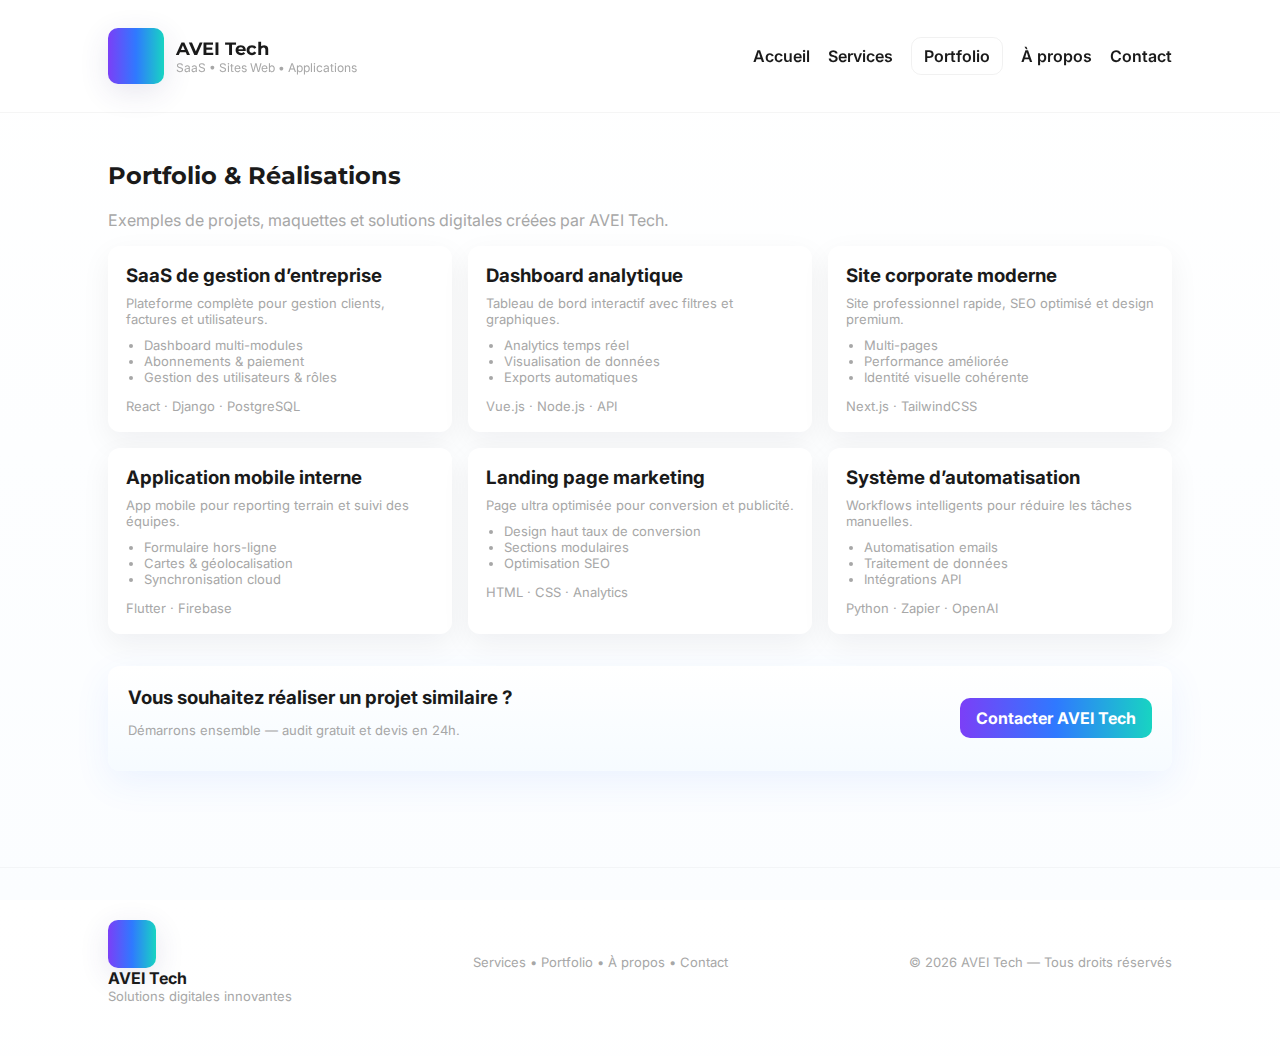
<file: portfolio.html>
<!doctype html>
<html lang="fr">
<head>
  <meta charset="utf-8" />
  <meta name="viewport" content="width=device-width,initial-scale=1" />
  <title>Portfolio — AVEI Tech</title>
  <meta name="description" content="Découvrez les projets et maquettes d’AVEI Tech : SaaS, sites web, applications et outils digitaux.">

  <link href="https://fonts.googleapis.com/css2?family=Inter:wght@300;400;600&family=Montserrat:wght@600;700&display=swap" rel="stylesheet">
  <link rel="stylesheet" href="css/style.css">
</head>

<body>

  <!-- HEADER -->
  <header class="site-header">
    <div class="wrap header-inner">

      <div class="brand">
        <a href="index.html" class="brand-link">
          <div class="logo-mark"></div>
          <div class="brand-text">
            <h1>AVEI Tech</h1>
            <p class="muted small">SaaS • Sites Web • Applications</p>
          </div>
        </a>
      </div>

      <nav class="main-nav">
        <ul>
          <li><a href="index.html">Accueil</a></li>
          <li><a href="services.html">Services</a></li>
          <li><a class="nav-cta" href="portfolio.html">Portfolio</a></li>
          <li><a href="about.html">À propos</a></li>
          <li><a href="contact.html">Contact</a></li>
        </ul>
      </nav>

      <button class="mobile-toggle" onclick="toggleMenu()">
        <svg width="22" height="22" stroke="currentColor" stroke-width="2" fill="none">
          <path d="M3 6h18M3 12h18M3 18h18" stroke-linecap="round"/>
        </svg>
      </button>

    </div>

    <div id="mobileMenu" class="mobile-menu" aria-hidden="true">
      <a href="index.html">Accueil</a>
      <a href="services.html">Services</a>
      <a href="portfolio.html">Portfolio</a>
      <a href="about.html">À propos</a>
      <a href="contact.html">Contact</a>
    </div>

  </header>

  <!-- MAIN -->
  <main class="wrap">

    <!-- INTRO -->
    <section class="section" aria-labelledby="portfolio-title">
      <h2 id="portfolio-title" style="font-family:Montserrat;">Portfolio & Réalisations</h2>
      <p class="muted">Exemples de projets, maquettes et solutions digitales créées par AVEI Tech.</p>
    </section>

    <!-- GRID -->
    <section class="section">

      <div class="projects-grid">

        <!-- PROJECT 1 -->
        <div class="card">
          <h3>SaaS de gestion d’entreprise</h3>
          <p class="muted small">Plateforme complète pour gestion clients, factures et utilisateurs.</p>
          <ul class="muted small" style="padding-left:18px;margin-top:10px">
            <li>Dashboard multi-modules</li>
            <li>Abonnements & paiement</li>
            <li>Gestion des utilisateurs & rôles</li>
          </ul>
          <div class="muted small" style="margin-top:8px">React · Django · PostgreSQL</div>
        </div>

        <!-- PROJECT 2 -->
        <div class="card">
          <h3>Dashboard analytique</h3>
          <p class="muted small">Tableau de bord interactif avec filtres et graphiques.</p>
          <ul class="muted small" style="padding-left:18px;margin-top:10px">
            <li>Analytics temps réel</li>
            <li>Visualisation de données</li>
            <li>Exports automatiques</li>
          </ul>
          <div class="muted small" style="margin-top:8px">Vue.js · Node.js · API</div>
        </div>

        <!-- PROJECT 3 -->
        <div class="card">
          <h3>Site corporate moderne</h3>
          <p class="muted small">Site professionnel rapide, SEO optimisé et design premium.</p>
          <ul class="muted small" style="padding-left:18px;margin-top:10px">
            <li>Multi-pages</li>
            <li>Performance améliorée</li>
            <li>Identité visuelle cohérente</li>
          </ul>
          <div class="muted small" style="margin-top:8px">Next.js · TailwindCSS</div>
        </div>

        <!-- PROJECT 4 -->
        <div class="card">
          <h3>Application mobile interne</h3>
          <p class="muted small">App mobile pour reporting terrain et suivi des équipes.</p>
          <ul class="muted small" style="padding-left:18px;margin-top:10px">
            <li>Formulaire hors-ligne</li>
            <li>Cartes & géolocalisation</li>
            <li>Synchronisation cloud</li>
          </ul>
          <div class="muted small" style="margin-top:8px">Flutter · Firebase</div>
        </div>

        <!-- PROJECT 5 -->
        <div class="card">
          <h3>Landing page marketing</h3>
          <p class="muted small">Page ultra optimisée pour conversion et publicité.</p>
          <ul class="muted small" style="padding-left:18px;margin-top:10px">
            <li>Design haut taux de conversion</li>
            <li>Sections modulaires</li>
            <li>Optimisation SEO</li>
          </ul>
          <div class="muted small" style="margin-top:8px">HTML · CSS · Analytics</div>
        </div>

        <!-- PROJECT 6 -->
        <div class="card">
          <h3>Système d’automatisation</h3>
          <p class="muted small">Workflows intelligents pour réduire les tâches manuelles.</p>
          <ul class="muted small" style="padding-left:18px;margin-top:10px">
            <li>Automatisation emails</li>
            <li>Traitement de données</li>
            <li>Intégrations API</li>
          </ul>
          <div class="muted small" style="margin-top:8px">Python · Zapier · OpenAI</div>
        </div>

      </div>
    </section>

    <!-- CTA -->
    <section class="section cta-section">
      <div class="cta-card">
        <div>
          <h3>Vous souhaitez réaliser un projet similaire ?</h3>
          <p class="muted small">Démarrons ensemble — audit gratuit et devis en 24h.</p>
        </div>
        <a href="contact.html" class="btn btn-primary">Contacter AVEI Tech</a>
      </div>
    </section>

  </main>

  <!-- FOOTER -->
  <footer class="site-footer">
    <div class="wrap footer-inner">

      <div class="footer-brand">
        <div class="logo-mark small"></div>
        <div>
          <strong>AVEI Tech</strong>
          <div class="muted small">Solutions digitales innovantes</div>
        </div>
      </div>

      <div class="footer-links muted small">
        <a href="services.html">Services</a> • 
        <a href="portfolio.html">Portfolio</a> • 
        <a href="about.html">À propos</a> • 
        <a href="contact.html">Contact</a>
      </div>

      <div class="footer-meta muted small">
        © <span id="year"></span> AVEI Tech — Tous droits réservés
      </div>

    </div>
  </footer>

  <script src="js/main.js"></script>
</body>
</html>
</file>
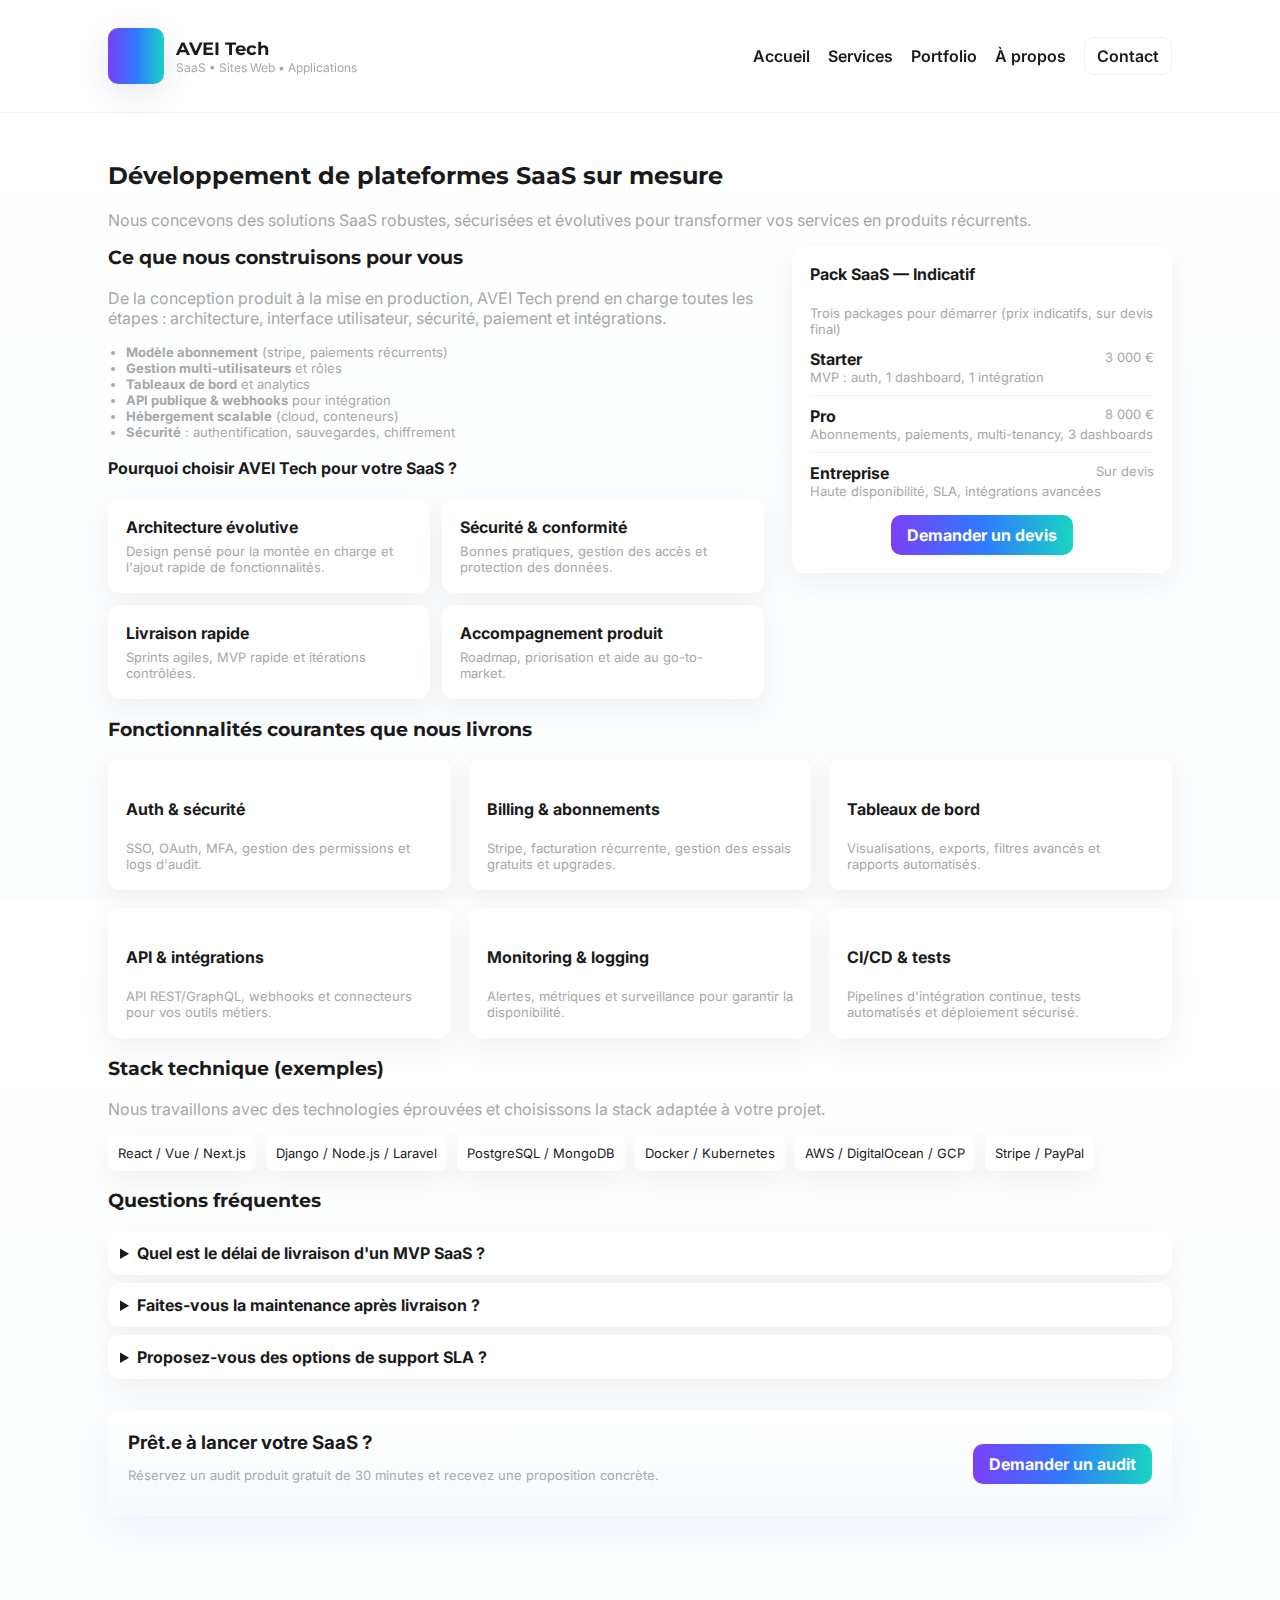
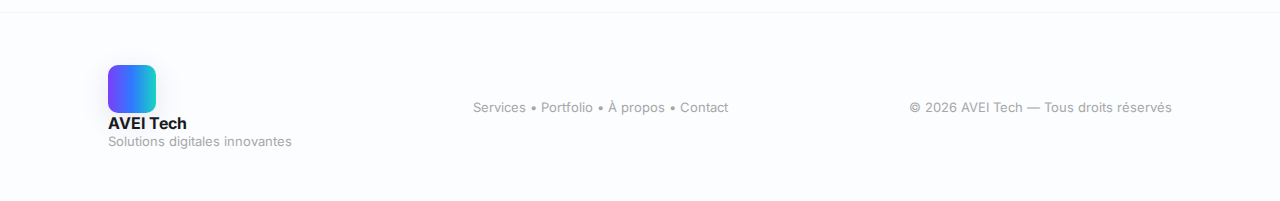
<file: saas.html>
<!doctype html>
<html lang="fr">
<head>
  <meta charset="utf-8" />
  <meta name="viewport" content="width=device-width,initial-scale=1" />
  <title>Développement SaaS — AVEI Tech</title>
  <meta name="description" content="AVEI Tech conçoit des plateformes SaaS sécurisées, évolutives et optimisées : abonnements, tableaux de bord, API et intégrations." />
  <link href="https://fonts.googleapis.com/css2?family=Inter:wght@300;400;600&family=Montserrat:wght@600;700&display=swap" rel="stylesheet">
  <link rel="stylesheet" href="css/style.css">
</head>
<body>

  <!-- HEADER -->
  <header class="site-header" role="banner">
    <div class="wrap header-inner">
      <div class="brand">
        <a href="index.html" class="brand-link" aria-label="AVEI Tech">
          <div class="logo-mark" aria-hidden="true"></div>
          <div class="brand-text">
            <h1>AVEI Tech</h1>
            <p class="muted small">SaaS • Sites Web • Applications</p>
          </div>
        </a>
      </div>

      <nav class="main-nav" role="navigation" aria-label="Menu principal">
        <ul>
          <li><a href="index.html">Accueil</a></li>
          <li><a href="services.html">Services</a></li>
          <li><a href="portfolio.html">Portfolio</a></li>
          <li><a href="about.html">À propos</a></li>
          <li><a href="contact.html" class="nav-cta">Contact</a></li>
        </ul>
      </nav>

      <button class="mobile-toggle" aria-expanded="false" aria-controls="mobileMenu" onclick="toggleMenu()">
        <svg width="22" height="22" viewBox="0 0 24 24" fill="none" stroke="currentColor" stroke-width="2">
          <path d="M3 6h18M3 12h18M3 18h18" stroke-linecap="round" stroke-linejoin="round"/>
        </svg>
      </button>
    </div>

    <div id="mobileMenu" class="mobile-menu" aria-hidden="true">
      <a href="index.html">Accueil</a>
      <a href="services.html">Services</a>
      <a href="portfolio.html">Portfolio</a>
      <a href="about.html">À propos</a>
      <a href="contact.html">Contact</a>
    </div>
  </header>

  <!-- MAIN -->
  <main class="wrap" id="main">

    <!-- HERO -->
    <section class="section" aria-labelledby="saas-title">
      <h2 id="saas-title" style="font-family:Montserrat;">Développement de plateformes SaaS sur mesure</h2>
      <p class="muted">Nous concevons des solutions SaaS robustes, sécurisées et évolutives pour transformer vos services en produits récurrents.</p>
    </section>

    <!-- VALUE PROPS -->
    <section class="section" style="display:grid;grid-template-columns:1fr 380px;gap:28px;align-items:start">
      <div>
        <h3 style="font-family:Montserrat;margin-top:0">Ce que nous construisons pour vous</h3>
        <p class="muted">De la conception produit à la mise en production, AVEI Tech prend en charge toutes les étapes : architecture, interface utilisateur, sécurité, paiement et intégrations.</p>

        <ul style="margin-top:16px;padding-left:18px" class="muted small">
          <li><strong>Modèle abonnement</strong> (stripe, paiements récurrents)</li>
          <li><strong>Gestion multi-utilisateurs</strong> et rôles</li>
          <li><strong>Tableaux de bord</strong> et analytics</li>
          <li><strong>API publique & webhooks</strong> pour intégration</li>
          <li><strong>Hébergement scalable</strong> (cloud, conteneurs)</li>
          <li><strong>Sécurité</strong> : authentification, sauvegardes, chiffrement</li>
        </ul>

        <h4 style="margin-top:18px">Pourquoi choisir AVEI Tech pour votre SaaS ?</h4>
        <div style="display:grid;grid-template-columns:repeat(2,1fr);gap:12px;margin-top:12px">
          <div class="card">
            <h4 style="margin:0 0 6px">Architecture évolutive</h4>
            <p class="muted small">Design pensé pour la montée en charge et l'ajout rapide de fonctionnalités.</p>
          </div>
          <div class="card">
            <h4 style="margin:0 0 6px">Sécurité & conformité</h4>
            <p class="muted small">Bonnes pratiques, gestion des accès et protection des données.</p>
          </div>
          <div class="card">
            <h4 style="margin:0 0 6px">Livraison rapide</h4>
            <p class="muted small">Sprints agiles, MVP rapide et itérations contrôlées.</p>
          </div>
          <div class="card">
            <h4 style="margin:0 0 6px">Accompagnement produit</h4>
            <p class="muted small">Roadmap, priorisation et aide au go-to-market.</p>
          </div>
        </div>
      </div>

      <aside>
        <div class="card">
          <h4 style="margin-top:0">Pack SaaS — Indicatif</h4>
          <p class="muted small">Trois packages pour démarrer (prix indicatifs, sur devis final)</p>
          <div style="margin-top:12px">
            <div style="display:flex;justify-content:space-between"><strong>Starter</strong><span class="muted small">3 000 €</span></div>
            <div class="muted small">MVP : auth, 1 dashboard, 1 intégration</div>
            <hr style="border:none;border-top:1px solid rgba(10,10,10,0.04);margin:10px 0">

            <div style="display:flex;justify-content:space-between"><strong>Pro</strong><span class="muted small">8 000 €</span></div>
            <div class="muted small">Abonnements, paiements, multi-tenancy, 3 dashboards</div>
            <hr style="border:none;border-top:1px solid rgba(10,10,10,0.04);margin:10px 0">

            <div style="display:flex;justify-content:space-between"><strong>Entreprise</strong><span class="muted small">Sur devis</span></div>
            <div class="muted small">Haute disponibilité, SLA, intégrations avancées</div>
          </div>

          <div style="margin-top:16px" class="center">
            <a href="contact.html" class="btn btn-primary">Demander un devis</a>
          </div>
        </div>
      </aside>
    </section>

    <!-- FEATURES DETAIL -->
    <section class="section">
      <h3 style="font-family:Montserrat">Fonctionnalités courantes que nous livrons</h3>
      <div class="cards-grid" style="margin-top:12px">
        <article class="card">
          <h4>Auth & sécurité</h4>
          <p class="muted small">SSO, OAuth, MFA, gestion des permissions et logs d'audit.</p>
        </article>

        <article class="card">
          <h4>Billing & abonnements</h4>
          <p class="muted small">Stripe, facturation récurrente, gestion des essais gratuits et upgrades.</p>
        </article>

        <article class="card">
          <h4>Tableaux de bord</h4>
          <p class="muted small">Visualisations, exports, filtres avancés et rapports automatisés.</p>
        </article>

        <article class="card">
          <h4>API & intégrations</h4>
          <p class="muted small">API REST/GraphQL, webhooks et connecteurs pour vos outils métiers.</p>
        </article>

        <article class="card">
          <h4>Monitoring & logging</h4>
          <p class="muted small">Alertes, métriques et surveillance pour garantir la disponibilité.</p>
        </article>

        <article class="card">
          <h4>CI/CD & tests</h4>
          <p class="muted small">Pipelines d'intégration continue, tests automatisés et déploiement sécurisé.</p>
        </article>
      </div>
    </section>

    <!-- TECHNOLOGIES -->
    <section class="section">
      <h3 style="font-family:Montserrat">Stack technique (exemples)</h3>
      <p class="muted">Nous travaillons avec des technologies éprouvées et choisissons la stack adaptée à votre projet.</p>
      <div style="display:flex;flex-wrap:wrap;gap:10px;margin-top:12px">
        <span class="card small" style="padding:10px;border-radius:8px">React / Vue / Next.js</span>
        <span class="card small" style="padding:10px;border-radius:8px">Django / Node.js / Laravel</span>
        <span class="card small" style="padding:10px;border-radius:8px">PostgreSQL / MongoDB</span>
        <span class="card small" style="padding:10px;border-radius:8px">Docker / Kubernetes</span>
        <span class="card small" style="padding:10px;border-radius:8px">AWS / DigitalOcean / GCP</span>
        <span class="card small" style="padding:10px;border-radius:8px">Stripe / PayPal</span>
      </div>
    </section>

    <!-- FAQ -->
    <section class="section">
      <h3 style="font-family:Montserrat">Questions fréquentes</h3>

      <div style="margin-top:12px">
        <details class="card" style="padding:12px">
          <summary><strong>Quel est le délai de livraison d'un MVP SaaS ?</strong></summary>
          <p class="muted small" style="margin-top:8px">En général 6 à 12 semaines selon la complexité. Nous proposons un planning détaillé après audit.</p>
        </details>

        <details class="card" style="padding:12px;margin-top:8px">
          <summary><strong>Faites-vous la maintenance après livraison ?</strong></summary>
          <p class="muted small" style="margin-top:8px">Oui, nous proposons des forfaits de maintenance mensuels selon vos besoins (monitoring, sécurité, évolutions).</p>
        </details>

        <details class="card" style="padding:12px;margin-top:8px">
          <summary><strong>Proposez-vous des options de support SLA ?</strong></summary>
          <p class="muted small" style="margin-top:8px">Oui, pour les offres Entreprise nous définissons un SLA adapté (SLA 24/7 possible).</p>
        </details>
      </div>
    </section>

    <!-- CTA BOTTOM -->
    <section class="section cta-section">
      <div class="cta-card">
        <div>
          <h3>Prêt.e à lancer votre SaaS ?</h3>
          <p class="muted small">Réservez un audit produit gratuit de 30 minutes et recevez une proposition concrète.</p>
        </div>
        <a href="contact.html" class="btn btn-primary">Demander un audit</a>
      </div>
    </section>

  </main>

  <!-- FOOTER -->
  <footer class="site-footer">
    <div class="wrap footer-inner">
      <div class="footer-brand">
        <div class="logo-mark small"></div>
        <div>
          <strong>AVEI Tech</strong>
          <div class="muted small">Solutions digitales innovantes</div>
        </div>
      </div>

      <div class="footer-links muted small">
        <a href="services.html">Services</a> • <a href="portfolio.html">Portfolio</a> • <a href="about.html">À propos</a> • <a href="contact.html">Contact</a>
      </div>

      <div class="footer-meta muted small">
        © <span id="year"></span> AVEI Tech — Tous droits réservés
      </div>
    </div>
  </footer>

  <script src="js/main.js"></script>
</body>
</html>
</file>
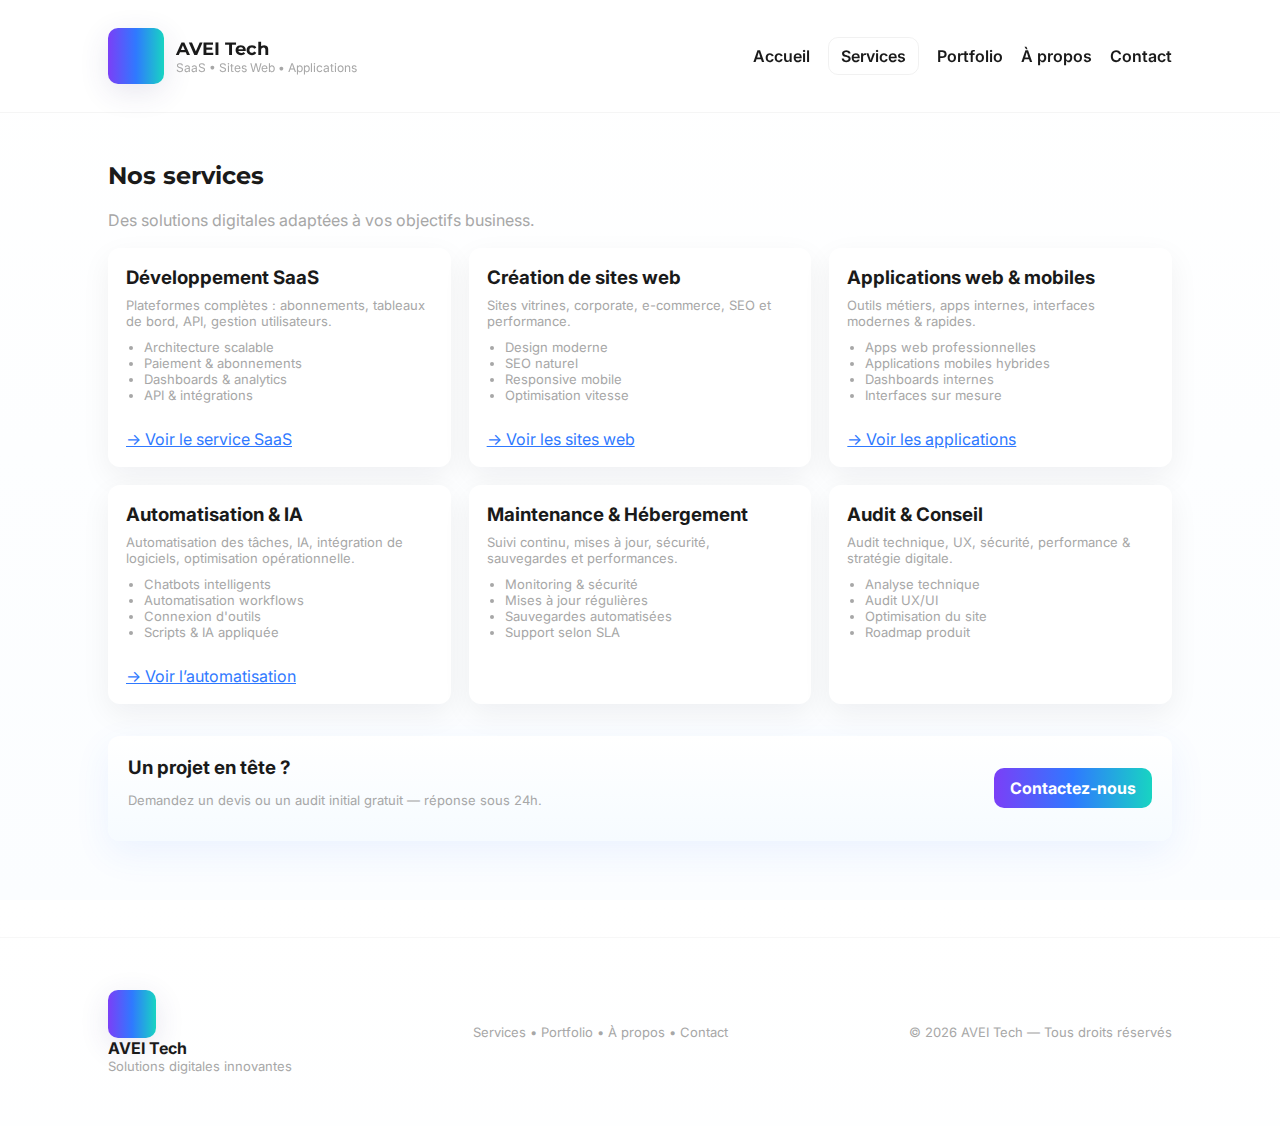
<file: services.html>
<!doctype html>
<html lang="fr">
<head>
  <meta charset="utf-8" />
  <meta name="viewport" content="width=device-width,initial-scale=1" />
  <title>Services — AVEI Tech</title>
  <meta name="description" content="Découvrez les services AVEI Tech : développement SaaS, création de sites web, applications sur mesure et automatisation digitale." />
  <link href="https://fonts.googleapis.com/css2?family=Inter:wght@300;400;600&family=Montserrat:wght@600;700&display=swap" rel="stylesheet">
  <link rel="stylesheet" href="css/style.css">
</head>
<body>

  <!-- HEADER -->
  <header class="site-header">
    <div class="wrap header-inner">
      <div class="brand">
        <a href="index.html" class="brand-link">
          <div class="logo-mark"></div>
          <div class="brand-text">
            <h1>AVEI Tech</h1>
            <p class="small muted">SaaS • Sites Web • Applications</p>
          </div>
        </a>
      </div>

      <nav class="main-nav">
        <ul>
          <li><a href="index.html">Accueil</a></li>
          <li><a class="nav-cta" href="services.html">Services</a></li>
          <li><a href="portfolio.html">Portfolio</a></li>
          <li><a href="about.html">À propos</a></li>
          <li><a href="contact.html">Contact</a></li>
        </ul>
      </nav>

      <button class="mobile-toggle" onclick="toggleMenu()">
        <svg width="22" height="22" viewBox="0 0 24 24" fill="none" stroke="currentColor" stroke-width="2">
          <path d="M3 6h18M3 12h18M3 18h18" stroke-linecap="round"/>
        </svg>
      </button>
    </div>

    <div id="mobileMenu" class="mobile-menu" aria-hidden="true">
      <a href="index.html">Accueil</a>
      <a href="services.html">Services</a>
      <a href="portfolio.html">Portfolio</a>
      <a href="about.html">À propos</a>
      <a href="contact.html">Contact</a>
    </div>
  </header>

  <!-- MAIN -->
  <main class="wrap">

    <!-- INTRO -->
    <section class="section">
      <h2 style="font-family:Montserrat;">Nos services</h2>
      <p class="muted">Des solutions digitales adaptées à vos objectifs business.</p>
    </section>

    <!-- GRID -->
    <section class="section">
      <div class="cards-grid">

        <!-- SaaS -->
        <article class="card">
          <h3>Développement SaaS</h3>
          <p class="muted small">Plateformes complètes : abonnements, tableaux de bord, API, gestion utilisateurs.</p>
          <ul class="muted small" style="margin:10px 0 14px;padding-left:18px">
            <li>Architecture scalable</li>
            <li>Paiement & abonnements</li>
            <li>Dashboards & analytics</li>
            <li>API & intégrations</li>
          </ul>
          <a href="saas.html" class="card-link">→ Voir le service SaaS</a>
        </article>

        <!-- Sites web -->
        <article class="card">
          <h3>Création de sites web</h3>
          <p class="muted small">Sites vitrines, corporate, e-commerce, SEO et performance.</p>
          <ul class="muted small" style="margin:10px 0 14px;padding-left:18px">
            <li>Design moderne</li>
            <li>SEO naturel</li>
            <li>Responsive mobile</li>
            <li>Optimisation vitesse</li>
          </ul>
          <a href="sites-web.html" class="card-link">→ Voir les sites web</a>
        </article>

        <!-- Applications -->
        <article class="card">
          <h3>Applications web & mobiles</h3>
          <p class="muted small">Outils métiers, apps internes, interfaces modernes & rapides.</p>
          <ul class="muted small" style="margin:10px 0 14px;padding-left:18px">
            <li>Apps web professionnelles</li>
            <li>Applications mobiles hybrides</li>
            <li>Dashboards internes</li>
            <li>Interfaces sur mesure</li>
          </ul>
          <a href="applications.html" class="card-link">→ Voir les applications</a>
        </article>

        <!-- Automatisation -->
        <article class="card">
          <h3>Automatisation & IA</h3>
          <p class="muted small">Automatisation des tâches, IA, intégration de logiciels, optimisation opérationnelle.</p>
          <ul class="muted small" style="margin:10px 0 14px;padding-left:18px">
            <li>Chatbots intelligents</li>
            <li>Automatisation workflows</li>
            <li>Connexion d'outils</li>
            <li>Scripts & IA appliquée</li>
          </ul>
          <a href="automatisation.html" class="card-link">→ Voir l’automatisation</a>
        </article>

        <!-- Maintenance -->
        <article class="card">
          <h3>Maintenance & Hébergement</h3>
          <p class="muted small">Suivi continu, mises à jour, sécurité, sauvegardes et performances.</p>
          <ul class="muted small" style="margin:10px 0 14px;padding-left:18px">
            <li>Monitoring & sécurité</li>
            <li>Mises à jour régulières</li>
            <li>Sauvegardes automatisées</li>
            <li>Support selon SLA</li>
          </ul>
        </article>

        <!-- Audit -->
        <article class="card">
          <h3>Audit & Conseil</h3>
          <p class="muted small">Audit technique, UX, sécurité, performance & stratégie digitale.</p>
          <ul class="muted small" style="margin:10px 0 14px;padding-left:18px">
            <li>Analyse technique</li>
            <li>Audit UX/UI</li>
            <li>Optimisation du site</li>
            <li>Roadmap produit</li>
          </ul>
        </article>

      </div>
    </section>

    <!-- CTA -->
    <section class="section cta-section">
      <div class="cta-card">
        <div>
          <h3>Un projet en tête ?</h3>
          <p class="muted small">Demandez un devis ou un audit initial gratuit — réponse sous 24h.</p>
        </div>
        <a href="contact.html" class="btn btn-primary">Contactez-nous</a>
      </div>
    </section>

  </main>

  <!-- FOOTER -->
  <footer class="site-footer">
    <div class="wrap footer-inner">
      <div class="footer-brand">
        <div class="logo-mark small"></div>
        <div>
          <strong>AVEI Tech</strong>
          <div class="muted small">Solutions digitales innovantes</div>
        </div>
      </div>

      <div class="footer-links muted small">
        <a href="services.html">Services</a> • 
        <a href="portfolio.html">Portfolio</a> • 
        <a href="about.html">À propos</a> • 
        <a href="contact.html">Contact</a>
      </div>

      <div class="footer-meta muted small">
        © <span id="year"></span> AVEI Tech — Tous droits réservés
      </div>
    </div>
  </footer>

  <script src="js/main.js"></script>
</body>
</html>
</file>
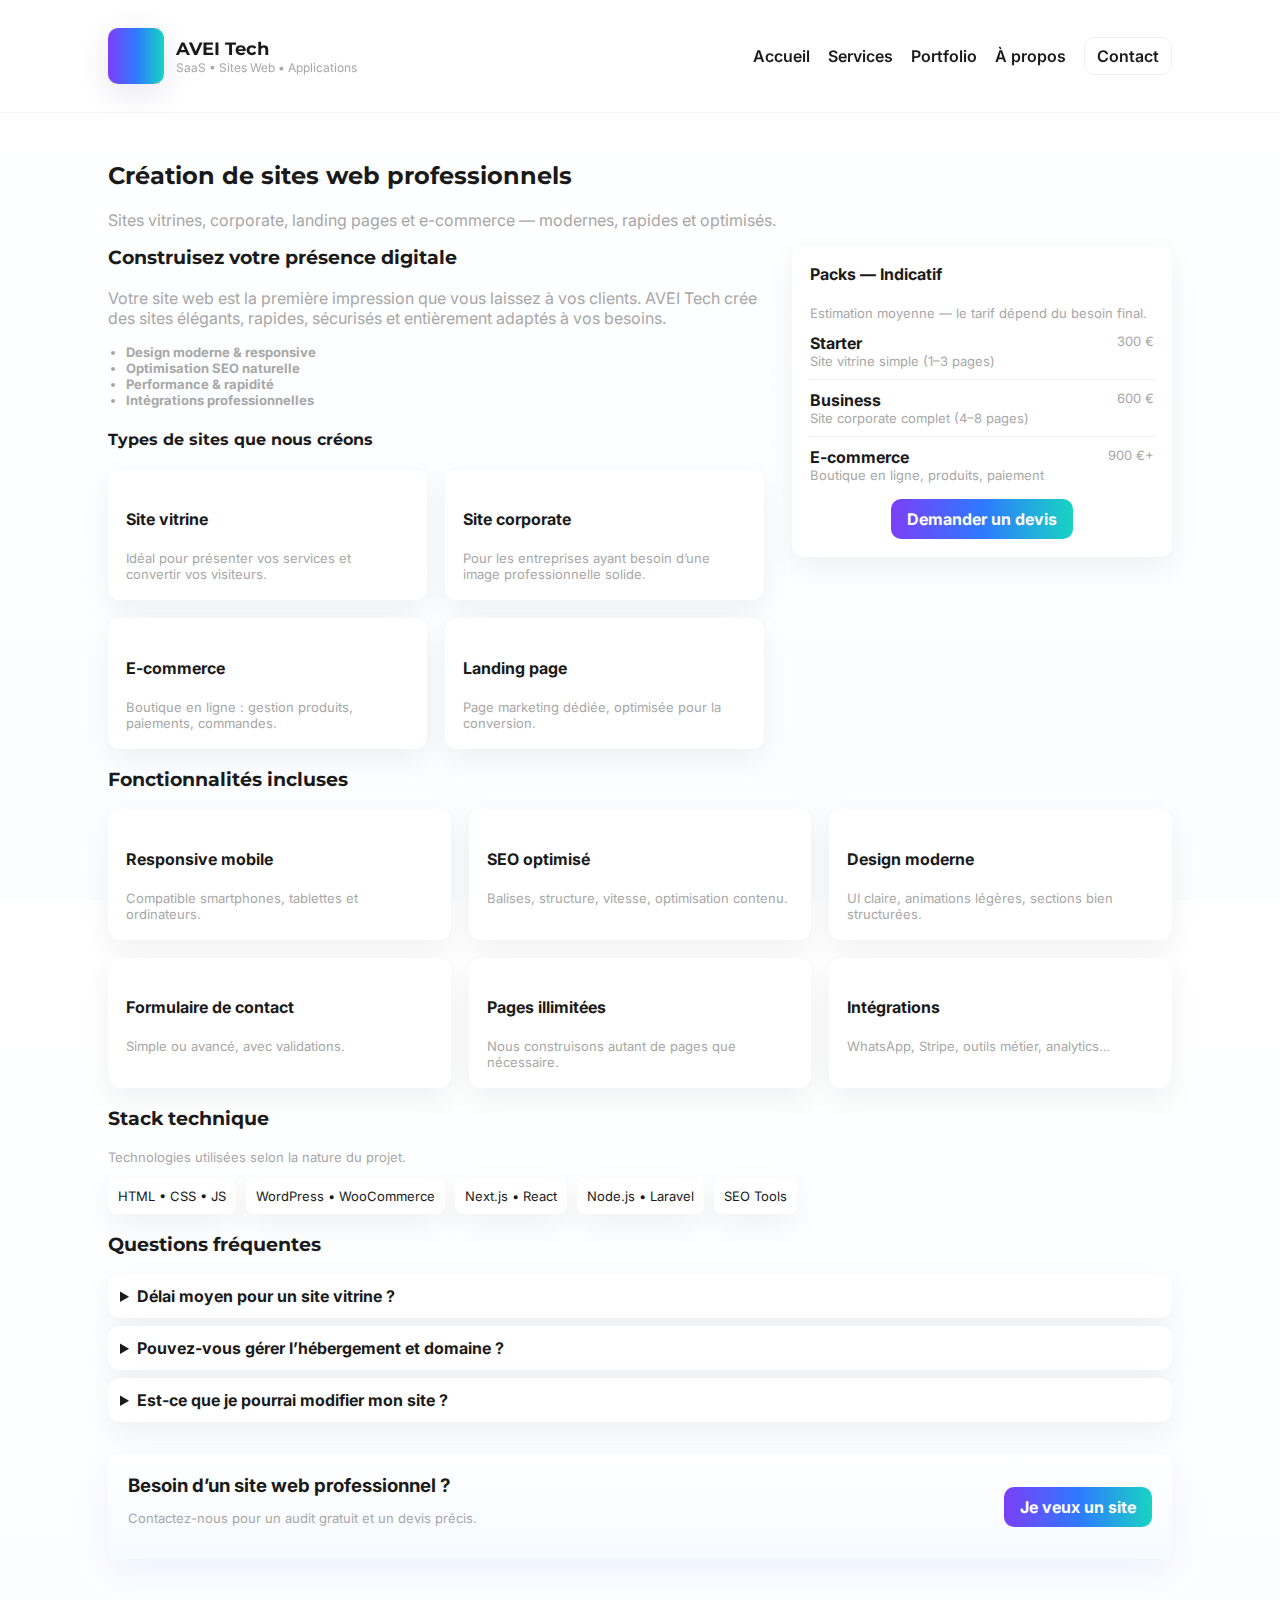
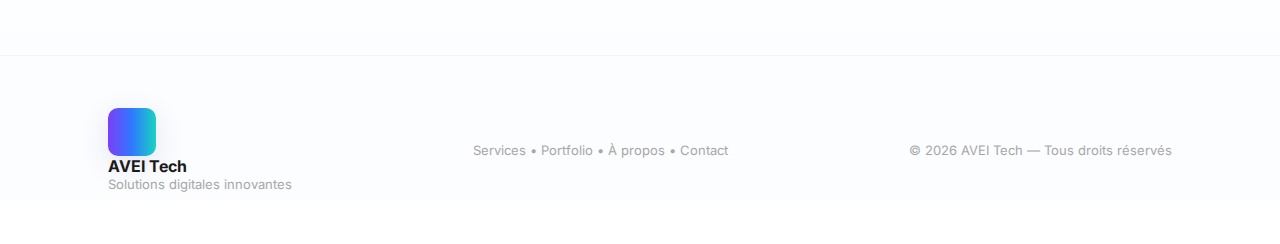
<file: sites-web.html>
<!doctype html>
<html lang="fr">
<head>
  <meta charset="utf-8" />
  <meta name="viewport" content="width=device-width,initial-scale=1" />
  <title>Création de sites web — AVEI Tech</title>
  <meta name="description" content="Création de sites web professionnels : vitrines, corporate, e-commerce, SEO, performance et design moderne avec AVEI Tech." />
  <link href="https://fonts.googleapis.com/css2?family=Inter:wght@300;400;600&family=Montserrat:wght@600;700&display=swap" rel="stylesheet">
  <link rel="stylesheet" href="css/style.css">
</head>
<body>

  <!-- HEADER -->
  <header class="site-header">
    <div class="wrap header-inner">
      <div class="brand">
        <a href="index.html" class="brand-link">
          <div class="logo-mark"></div>
          <div class="brand-text">
            <h1>AVEI Tech</h1>
            <p class="muted small">SaaS • Sites Web • Applications</p>
          </div>
        </a>
      </div>

      <nav class="main-nav">
        <ul>
          <li><a href="index.html">Accueil</a></li>
          <li><a href="services.html">Services</a></li>
          <li><a href="portfolio.html">Portfolio</a></li>
          <li><a href="about.html">À propos</a></li>
          <li><a href="contact.html" class="nav-cta">Contact</a></li>
        </ul>
      </nav>

      <button class="mobile-toggle" onclick="toggleMenu()">
        <svg width="22" height="22" viewBox="0 0 24 24" fill="none" stroke="currentColor" stroke-width="2">
          <path d="M3 6h18M3 12h18M3 18h18" stroke-linecap="round"/>
        </svg>
      </button>
    </div>

    <div id="mobileMenu" class="mobile-menu" aria-hidden="true">
      <a href="index.html">Accueil</a>
      <a href="services.html">Services</a>
      <a href="portfolio.html">Portfolio</a>
      <a href="about.html">À propos</a>
      <a href="contact.html">Contact</a>
    </div>
  </header>

  <!-- MAIN -->
  <main class="wrap">

    <!-- INTRO -->
    <section class="section" aria-labelledby="sites-title">
      <h2 id="sites-title" style="font-family:Montserrat;">Création de sites web professionnels</h2>
      <p class="muted">Sites vitrines, corporate, landing pages et e-commerce — modernes, rapides et optimisés.</p>
    </section>

    <!-- DESCRIPTION + CARD -->
    <section class="section" style="display:grid;grid-template-columns:1fr 380px;gap:28px;align-items:start">
      <div>
        <h3 style="font-family:Montserrat;margin-top:0">Construisez votre présence digitale</h3>
        <p class="muted">
          Votre site web est la première impression que vous laissez à vos clients.  
          AVEI Tech crée des sites élégants, rapides, sécurisés et entièrement adaptés à vos besoins.
        </p>

        <ul class="muted small" style="padding-left:18px;margin-top:16px">
          <li><strong>Design moderne & responsive</strong></li>
          <li><strong>Optimisation SEO naturelle</strong></li>
          <li><strong>Performance & rapidité</strong></li>
          <li><strong>Intégrations professionnelles</strong></li>
        </ul>

        <h4 style="margin-top:22px;font-family:Montserrat;">Types de sites que nous créons</h4>
        <div class="cards-grid" style="grid-template-columns:repeat(2,1fr);margin-top:12px">
          <article class="card">
            <h4>Site vitrine</h4>
            <p class="muted small">Idéal pour présenter vos services et convertir vos visiteurs.</p>
          </article>
          <article class="card">
            <h4>Site corporate</h4>
            <p class="muted small">Pour les entreprises ayant besoin d’une image professionnelle solide.</p>
          </article>
          <article class="card">
            <h4>E-commerce</h4>
            <p class="muted small">Boutique en ligne : gestion produits, paiements, commandes.</p>
          </article>
          <article class="card">
            <h4>Landing page</h4>
            <p class="muted small">Page marketing dédiée, optimisée pour la conversion.</p>
          </article>
        </div>
      </div>

      <aside>
        <div class="card">
          <h4 style="margin-top:0">Packs — Indicatif</h4>
          <p class="muted small">Estimation moyenne — le tarif dépend du besoin final.</p>

          <div style="margin-top:12px">
            <div style="display:flex;justify-content:space-between"><strong>Starter</strong><span class="muted small">300 €</span></div>
            <div class="muted small">Site vitrine simple (1–3 pages)</div>
            <hr style="border:none;border-top:1px solid #eee;margin:10px 0">

            <div style="display:flex;justify-content:space-between"><strong>Business</strong><span class="muted small">600 €</span></div>
            <div class="muted small">Site corporate complet (4–8 pages)</div>
            <hr style="border:none;border-top:1px solid #eee;margin:10px 0">

            <div style="display:flex;justify-content:space-between"><strong>E-commerce</strong><span class="muted small">900 €+</span></div>
            <div class="muted small">Boutique en ligne, produits, paiement</div>
          </div>

          <div style="margin-top:16px" class="center">
            <a href="contact.html" class="btn btn-primary">Demander un devis</a>
          </div>
        </div>
      </aside>
    </section>

    <!-- FONCTIONNALITÉS -->
    <section class="section">
      <h3 style="font-family:Montserrat;">Fonctionnalités incluses</h3>
      <div class="cards-grid" style="margin-top:12px">

        <article class="card">
          <h4>Responsive mobile</h4>
          <p class="muted small">Compatible smartphones, tablettes et ordinateurs.</p>
        </article>

        <article class="card">
          <h4>SEO optimisé</h4>
          <p class="muted small">Balises, structure, vitesse, optimisation contenu.</p>
        </article>

        <article class="card">
          <h4>Design moderne</h4>
          <p class="muted small">UI claire, animations légères, sections bien structurées.</p>
        </article>

        <article class="card">
          <h4>Formulaire de contact</h4>
          <p class="muted small">Simple ou avancé, avec validations.</p>
        </article>

        <article class="card">
          <h4>Pages illimitées</h4>
          <p class="muted small">Nous construisons autant de pages que nécessaire.</p>
        </article>

        <article class="card">
          <h4>Intégrations</h4>
          <p class="muted small">WhatsApp, Stripe, outils métier, analytics…</p>
        </article>

      </div>
    </section>

    <!-- STACK -->
    <section class="section">
      <h3 style="font-family:Montserrat;">Stack technique</h3>
      <p class="muted small">Technologies utilisées selon la nature du projet.</p>

      <div style="margin-top:12px;display:flex;flex-wrap:wrap;gap:10px">
        <span class="card small" style="padding:10px;border-radius:8px">HTML • CSS • JS</span>
        <span class="card small" style="padding:10px;border-radius:8px">WordPress • WooCommerce</span>
        <span class="card small" style="padding:10px;border-radius:8px">Next.js • React</span>
        <span class="card small" style="padding:10px;border-radius:8px">Node.js • Laravel</span>
        <span class="card small" style="padding:10px;border-radius:8px">SEO Tools</span>
      </div>
    </section>

    <!-- FAQ -->
    <section class="section">
      <h3 style="font-family:Montserrat;">Questions fréquentes</h3>

      <details class="card" style="padding:12px;margin-top:12px">
        <summary><strong>Délai moyen pour un site vitrine ?</strong></summary>
        <p class="muted small" style="margin-top:8px">Entre 5 et 10 jours selon le contenu.</p>
      </details>

      <details class="card" style="padding:12px;margin-top:8px">
        <summary><strong>Pouvez-vous gérer l’hébergement et domaine ?</strong></summary>
        <p class="muted small" style="margin-top:8px">Oui, nous nous en chargeons si vous le souhaitez.</p>
      </details>

      <details class="card" style="padding:12px;margin-top:8px">
        <summary><strong>Est-ce que je pourrai modifier mon site ?</strong></summary>
        <p class="muted small" style="margin-top:8px">Oui, nous fournissons une interface simple et des tutoriels.</p>
      </details>
    </section>

    <!-- CTA -->
    <section class="section cta-section">
      <div class="cta-card">
        <div>
          <h3>Besoin d’un site web professionnel ?</h3>
          <p class="muted small">Contactez-nous pour un audit gratuit et un devis précis.</p>
        </div>
        <a href="contact.html" class="btn btn-primary">Je veux un site</a>
      </div>
    </section>

  </main>

  <!-- FOOTER -->
  <footer class="site-footer">
    <div class="wrap footer-inner">
      <div class="footer-brand">
        <div class="logo-mark small"></div>
        <div>
          <strong>AVEI Tech</strong>
          <div class="muted small">Solutions digitales innovantes</div>
        </div>
      </div>

      <div class="footer-links muted small">
        <a href="services.html">Services</a> • 
        <a href="portfolio.html">Portfolio</a> • 
        <a href="about.html">À propos</a> • 
        <a href="contact.html">Contact</a>
      </div>

      <div class="footer-meta muted small">
        © <span id="year"></span> AVEI Tech — Tous droits réservés
      </div>
    </div>
  </footer>

  <script src="js/main.js"></script>
</body>
</html>
</file>
<file: css/style.css>
:root{
  --violet:#7B3FF7;
  --blue:#2F79FF;
  --turq:#18D4C2;
  --grad: linear-gradient(90deg,var(--violet),var(--blue),var(--turq));
  --dark:#1A1A1A;
  --muted:#A7A7A7;
  --container:1120px;
  --radius:12px;
}

/* Reset */
*{box-sizing:border-box}
html,body{height:100%}
body{
  margin:0;font-family:"Inter",system-ui,-apple-system,"Segoe UI",Roboto,"Helvetica Neue",Arial;
  color:var(--dark);background:linear-gradient(180deg,#fff,#fbfdff);
  -webkit-font-smoothing:antialiased;
}

/* Container */
.wrap{max-width:var(--container);margin:0 auto;padding:28px}

/* Header */
.site-header{position:sticky;top:0;z-index:50;background:rgba(255,255,255,0.9);backdrop-filter:blur(6px);border-bottom:1px solid rgba(10,10,10,0.04)}
.header-inner{display:flex;align-items:center;justify-content:space-between;gap:18px}
.brand-link{display:flex;align-items:center;gap:12px;text-decoration:none;color:inherit}
.logo-mark{width:56px;height:56px;border-radius:10px;background:var(--grad);display:flex;align-items:center;justify-content:center;box-shadow:0 8px 30px rgba(60,50,120,0.12)}
.logo-mark.small{width:48px;height:48px}
.brand-text h1{margin:0;font-family:Montserrat, sans-serif;font-size:18px}
.brand-text p{margin:0;color:var(--muted);font-size:12px}

.main-nav ul{display:flex;gap:18px;align-items:center;margin:0;padding:0;list-style:none}
.main-nav a{text-decoration:none;color:var(--dark);font-weight:600}
.nav-cta{padding:8px 12px;border-radius:10px;border:1px solid rgba(10,10,10,0.06);background:transparent}

/* Mobile toggle */
.mobile-toggle{display:none;background:transparent;border:0;padding:8px;cursor:pointer}

/* Hero */
.hero-inner{display:flex;gap:36px;align-items:stretch}
.hero-left{flex:1}
.hero-left h2{font-family:Montserrat;font-size:34px;margin:0 0 12px}
.lead{margin:0 0 18px;color:var(--dark);opacity:0.9}
.hero-actions{display:flex;gap:12px;margin-bottom:18px}
.btn{display:inline-block;padding:10px 16px;border-radius:10px;font-weight:700;text-decoration:none}
.btn-primary{background:var(--grad);color:white}
.btn-ghost{background:transparent;border:1px solid rgba(10,10,10,0.06)}

.hero-features{list-style:none;padding:0;margin:12px 0 0;color:var(--muted)}
.hero-aside{width:340px}
.card{background:white;padding:18px;border-radius:12px;box-shadow:0 10px 30px rgba(20,25,40,0.06)}
.mini-list{display:flex;flex-direction:column;gap:8px;margin-top:10px}

/* Cards grid */
.cards-grid{display:grid;grid-template-columns:repeat(3,1fr);gap:18px;margin-top:18px}
.card h3{margin:0 0 8px}
.card p{margin:0;color:var(--muted)}
.card-link{display:inline-block;margin-top:12px;color:var(--blue)}

/* Process */
.process-grid{display:flex;gap:12px;margin-top:12px}
.step{flex:1;background:white;padding:12px;border-radius:10px;text-align:center;box-shadow:0 8px 24px rgba(20,25,40,0.06)}
.step strong{display:block;font-size:18px}

/* Projects */
.projects-grid{display:grid;grid-template-columns:repeat(3,1fr);gap:16px;margin-top:12px}
.project{background:linear-gradient(180deg,#fff,#fbfdff);padding:14px;border-radius:10px;border:1px solid rgba(10,10,10,0.03)}

/* CTA */
.cta-section{margin:32px 0}
.cta-card{background:linear-gradient(180deg,#fff,#f6fbff);padding:20px;border-radius:12px;display:flex;align-items:center;justify-content:space-between;gap:16px;box-shadow:0 12px 36px rgba(47,121,255,0.08)}
.cta-card h3{margin:0}

/* Footer */
.site-footer{border-top:1px solid rgba(10,10,10,0.03);margin-top:36px;padding:24px 0}
.footer-inner{display:flex;align-items:center;justify-content:space-between;gap:16px}
.footer-links a{color:var(--muted);text-decoration:none}

/* Utility */
.muted{color:var(--muted)}
.small{font-size:13px}
.center{text-align:center}

/* Mobile */
@media (max-width:1000px){
  .hero-inner{flex-direction:column}
  .cards-grid{grid-template-columns:repeat(2,1fr)}
  .projects-grid{grid-template-columns:repeat(2,1fr)}
  .main-nav ul{display:none}
  .mobile-toggle{display:block}
  .hero-aside{width:100%}
  .footer-inner{flex-direction:column;align-items:flex-start;gap:12px}
  .cta-card{flex-direction:column;align-items:flex-start}
}
@media (max-width:600px){
  .cards-grid{grid-template-columns:1fr}
  .projects-grid{grid-template-columns:1fr}
  .brand-text h1{font-size:16px}
  .logo-mark{width:48px;height:48px}
  .hero-left h2{font-size:28px}
}

/* mobile menu */
.mobile-menu{display:none;position:absolute;right:20px;top:72px;background:white;padding:12px;border-radius:10px;box-shadow:0 12px 36px rgba(20,25,40,0.08)}
.mobile-menu a{display:block;padding:8px 6px}
.mobile-menu.show{display:block}
</file>
